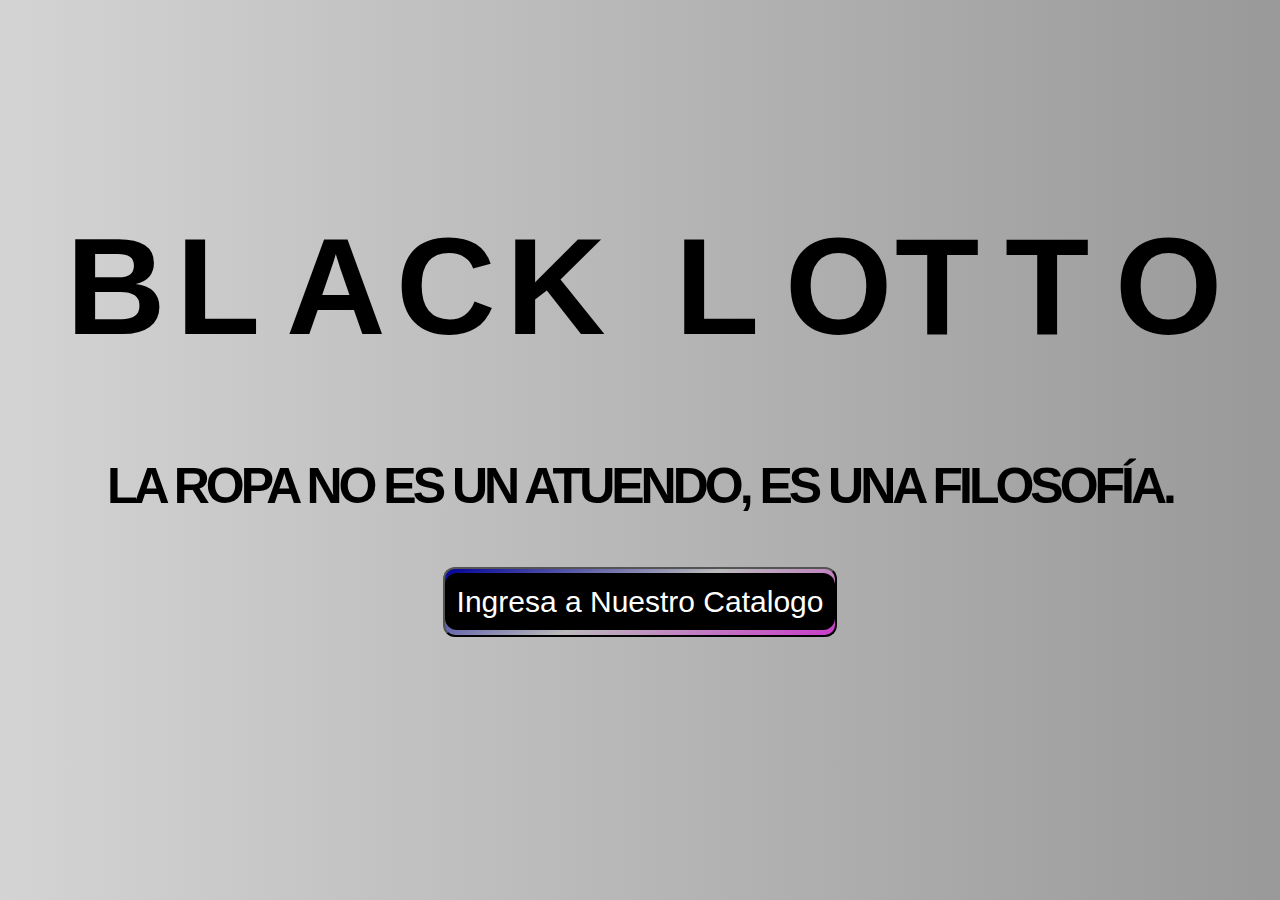
<file: 02-Texto_Animado/index.html>
<!DOCTYPE html>
<html lang="es">
  <head>
    <meta http-equiv="Content-Type" content="text/html;charset=UTF-8">
    <link rel="stylesheet" href="css/styles.css"/>
    <link rel="preconnect" href="https://fonts.googleapis.com">
    <link rel="preconnect" href="https://fonts.gstatic.com" crossorigin>
    <link href="https://fonts.googleapis.com/css2?family=Cabin+Sketch:wght@700&display=swap" rel="stylesheet">
    <link href="https://fonts.googleapis.com/css2?family=Hanalei&display=swap" rel="stylesheet">
    <link href="https://fonts.googleapis.com/css2?family=Bungee+Shade&display=swap" rel="stylesheet">


    <title>Testimonial Grid Section</title>
  </head>
  <body> 
    <div class="container">
      <header class="container_header">
        <h1 class="container_header-titulo">
          <div class="container_titulo1_texto-vertical">
            <div class="container_titulo1-sub-vertical">
              <div class="letra1">B</div>
              <div class="container_titulo1_texto-horizontal">
                <div class="container_titulo1-sub-horizontal">
                  <div class="letra1">B</div>
                  <div class="letra3">B</div>
                  <div class="letra1">B</div>
                </div>
              </div>
              <div class="letra1">B</div>
            </div>
            <div class="container_titulo1-sub-vertical">
              <div class="letra1">L</div>
              <div class="container_titulo1_texto-horizontal">
                <div class="container_titulo1-sub-horizontal">
                  <div class="letra1">L</div>
                  <div class="letra3">L</div>
                  <div class="letra1">L</div>
                </div>
              </div>
              <div class="letra1">L</div>
            </div>
            <div class="container_titulo1-sub-vertical">
              <div class="letra1">A</div>
              <div class="container_titulo1_texto-horizontal">
                <div class="container_titulo1-sub-horizontal">
                  <div class="letra1">A</div>
                  <div class="letra3">A</div>
                  <div class="letra1">A</div>
                </div>
              </div>
              <div class="letra1">A</div>
            </div>
            <div class="container_titulo1-sub-vertical">
              <div class="letra1">C</div>
              <div class="container_titulo1_texto-horizontal">
                <div class="container_titulo1-sub-horizontal">
                  <div class="letra1">C</div>
                  <div class="letra3">C</div>
                  <div class="letra1">C</div>
                </div>
              </div>
              <div class="letra1">C</div>
            </div>
            <div class="container_titulo1-sub-vertical">
              <div class="letra1">K</div>
              <div class="container_titulo1_texto-horizontal">
                <div class="container_titulo1-sub-horizontal">
                  <div class="letra1">K</div>
                  <div class="letra3">K</div>
                  <div class="letra1">K</div>
                </div>
              </div>
              <div class="letra1">K</div>
            </div>
          </div>
        <div class="container_titulo1_texto-vertical">
          <div class="container_titulo2-sub-vertical">
            <div class="letra1">L</div>
            <div class="container_titulo1_texto-horizontal">
              <div class="container_titulo2-sub-horizontal">
                <div class="letra1">L</div>
                <div class="letra3">L</div>
                <div class="letra1">L</div>
              </div>
            </div>
            <div class="letra1">L</div>
          </div>
          <div class="container_titulo2-sub-vertical">
            <div class="letra1">O</div>
            <div class="container_titulo1_texto-horizontal">
              <div class="container_titulo2-sub-horizontal">
                <div class="letra1">O</div>
                <div class="letra3">O</div>
                <div class="letra1">O</div>
              </div>
            </div>
            <div class="letra1">O</div>
          </div>
          <div class="container_titulo2-sub-vertical">
            <div class="letra1">T</div>
            <div class="container_titulo1_texto-horizontal">
              <div class="container_titulo2-sub-horizontal">
                <div class="letra1">T</div>
                <div class="letra3">T</div>
                <div class="letra1">T</div>
              </div>
            </div>
            <div class="letra1">T</div>
          </div>
          <div class="container_titulo2-sub-vertical">
            <div class="letra1">T</div>
            <div class="container_titulo1_texto-horizontal">
              <div class="container_titulo2-sub-horizontal">
                <div class="letra1">T</div>
                <div class="letra3">T</div>
                <div class="letra1">T</div>
              </div>
            </div>
            <div class="letra1">T</div>
          </div>
          <div class="container_titulo2-sub-vertical">
            <div class="letra1">O</div>
            <div class="container_titulo1_texto-horizontal">
              <div class="container_titulo2-sub-horizontal">
                <div class="letra1">O</div>
                <div class="letra3">O</div>
                <div class="letra1">O</div>
              </div>
            </div>
            <div class="letra1">O</div>
          </div>
        </div>
    </h1>
      </header>
      <main class="container_main">
        <h2 class="container_main-titulo">
          La ropa no es un atuendo, es una filosofía.
        </h2>
      </main>
      <footer class="container_footer">
        <button class="container_footer-boton">
          <a class="container_footer-link" href="https://www.facebook.com/DavidAlape0228/">Ingresa a Nuestro Catalogo</a>
        </button>
      </footer>
    </div>
    
  </body>
</html>
</file>
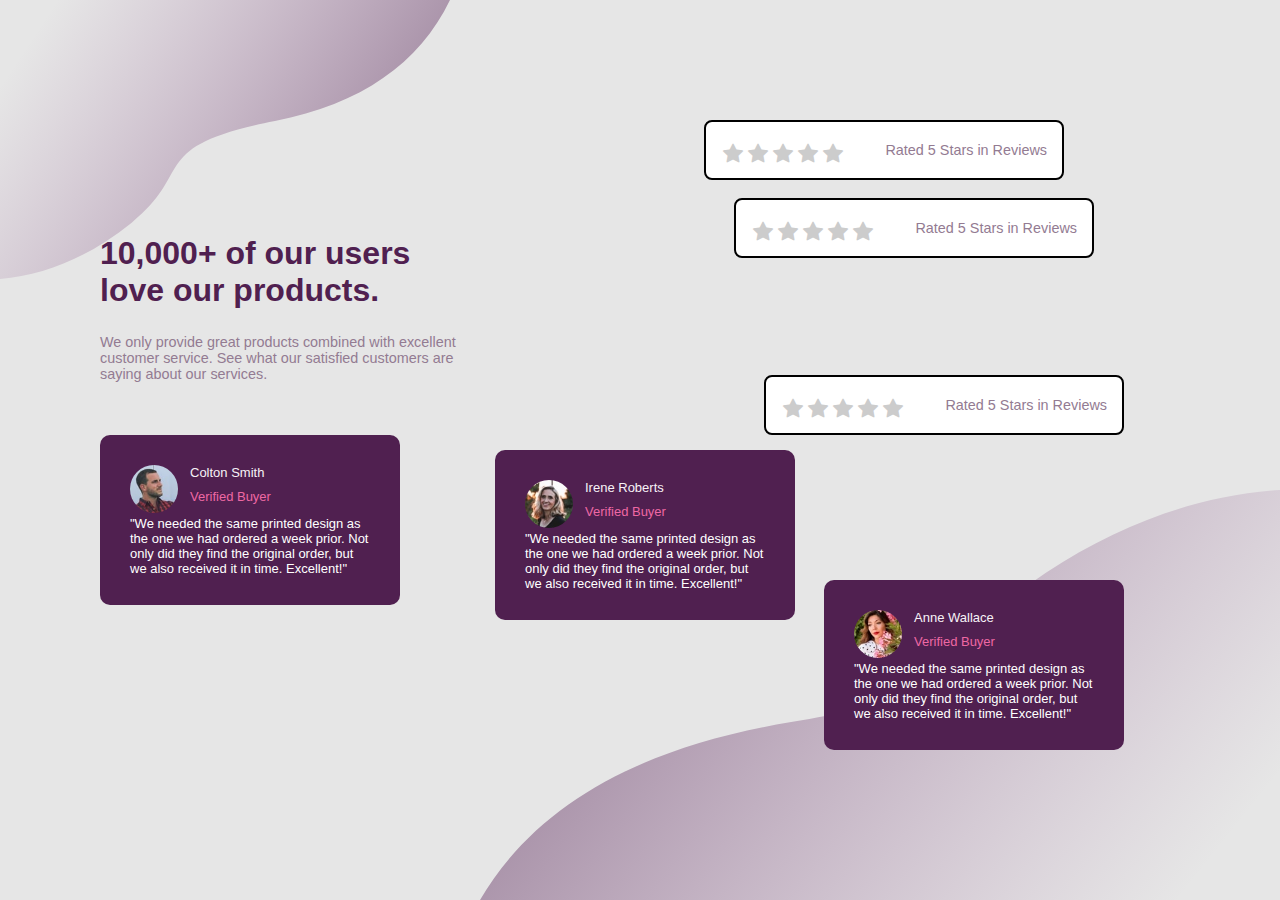
<file: 03-Pagina-Ejemplo2/index.html>
<!DOCTYPE html>
<html lang="en">
  <head>
    <meta charset="UTF-8" />
    <meta name="viewport" content="width=device-width, initial-scale=1.0" />
    <link rel="stylesheet" href="CSS/estilos.css" />
    <!-- Fuente de Letra -->
    <link href="https://fonts.googleapis.com/css2?family=Big+Shoulders+Display:wght@600&display=swap" rel="stylesheet">
    <!-- ICONOS BOOTSTRAP -->
    <link rel="stylesheet" href="https://cdn.jsdelivr.net/npm/bootstrap-icons@1.10.5/font/bootstrap-icons.css">
    <title>Pagina Web</title>
  </head>
  <body>
      <img src="./IMG/bg-pattern-top.svg" alt="" class="img-top">
      <img src="./IMG/bg-pattern-bottom.svg" alt="" class="img-bottom">
    <div class="contenedor">
        <header class="encabezado">
            <div class="conjunto-encabezado">
                <h1 class="conjunto-encabezado-titulo">
                    10,000+ of our users love our products.
                </h1>
                <p class="texto conjunto-encabezado-texto">
                    We only provide great products combined with excellent customer service. See what our satisfied customers are saying about our services.
                </p>
            </div>
            <section class="conjunto-estrellas">
                <div class="estrellas">
                    <i class="bi bi-star-fill estrella00 estrella"></i>
                    <i class="bi bi-star-fill estrella00 estrella"></i>
                    <i class="bi bi-star-fill estrella00 estrella"></i>
                    <i class="bi bi-star-fill estrella00 estrella"></i>
                    <i class="bi bi-star-fill estrella00 estrella"></i>
                    <span class="conjunto-estrellas-letra">
                        Rated 5 Stars in Reviews
                    </span>
                </div>
                <div class="estrellas">
                    <i class="bi bi-star-fill estrella01 estrella"></i>
                    <i class="bi bi-star-fill estrella01 estrella"></i>
                    <i class="bi bi-star-fill estrella01 estrella"></i>
                    <i class="bi bi-star-fill estrella01 estrella"></i>
                    <i class="bi bi-star-fill estrella01 estrella"></i>
                    <span class="conjunto-estrellas-letra">
                        Rated 5 Stars in Reviews
                    </span>
                </div>
                <div class="estrellas">
                    <i class="bi bi-star-fill estrella02 estrella"></i>
                    <i class="bi bi-star-fill estrella02 estrella"></i>
                    <i class="bi bi-star-fill estrella02 estrella"></i>
                    <i class="bi bi-star-fill estrella02 estrella"></i>
                    <i class="bi bi-star-fill estrella02 estrella"></i>
                    <span class="conjunto-estrellas-letra">
                        Rated 5 Stars in Reviews
                    </span>
                </div>
            </section>
        </header>
        <main class="tarjetas">
            <div class="tarjeta tarjeta1">
                <div class="contenedor-tarjeta-img">
                    <img src="./IMG/image-colton.jpg" alt="colton" class="img">
                </div>
                <div class="contenedor-tarjeta-tiulo tarjetas-texto">
                    <p class="tarjetas-titulo">
                        Colton Smith
                    </p>
                    <p class="tarjetas-subtitulo tarjetas-texto">
                         Verified Buyer
                    </p>
                </div>
                <p class="texto tarjetas-texto">
                    "We needed the same printed design as the one we had ordered a week prior. Not only did they find the original order, but we also received it in time. Excellent!"
                </p>
            </div>
            <div class="tarjeta tarjeta2">
                <div class="contenedor-tarjeta-img">
                    <img src="./IMG/image-irene.jpg" alt="colton" class="img">
                </div>
                <div class="contenedor-tarjeta-tiulo tarjetas-texto">
                    <p class="tarjetas-titulo">
                        Irene Roberts
                    </p>
                    <p class="tarjetas-subtitulo">
                         Verified Buyer
                    </p>
                </div>
                <p class="texto tarjetas-texto">
                    "We needed the same printed design as the one we had ordered a week prior. Not only did they find the original order, but we also received it in time. Excellent!"
                </p>
            </div>
            <div class="tarjeta tarjeta3">
                <div class="contenedor-tarjeta-img">
                    <img src="./IMG/image-anne.jpg" alt="colton" class="img">
                </div>                
                <div class="contenedor-tarjeta-tiulo tarjetas-texto">
                    <p class="tarjetas-titulo">
                        Anne Wallace
                    </p>
                    <p class="tarjetas-subtitulo">
                         Verified Buyer
                    </p>
                </div>
                <p class="texto tarjetas-texto">
                    "We needed the same printed design as the one we had ordered a week prior. Not only did they find the original order, but we also received it in time. Excellent!"
                </p>
            </div>
        </main>
    </div>
    <footer>
        <script src="./JS/codigo.js"></script>
    </footer>
  </body>

</html>
</file>
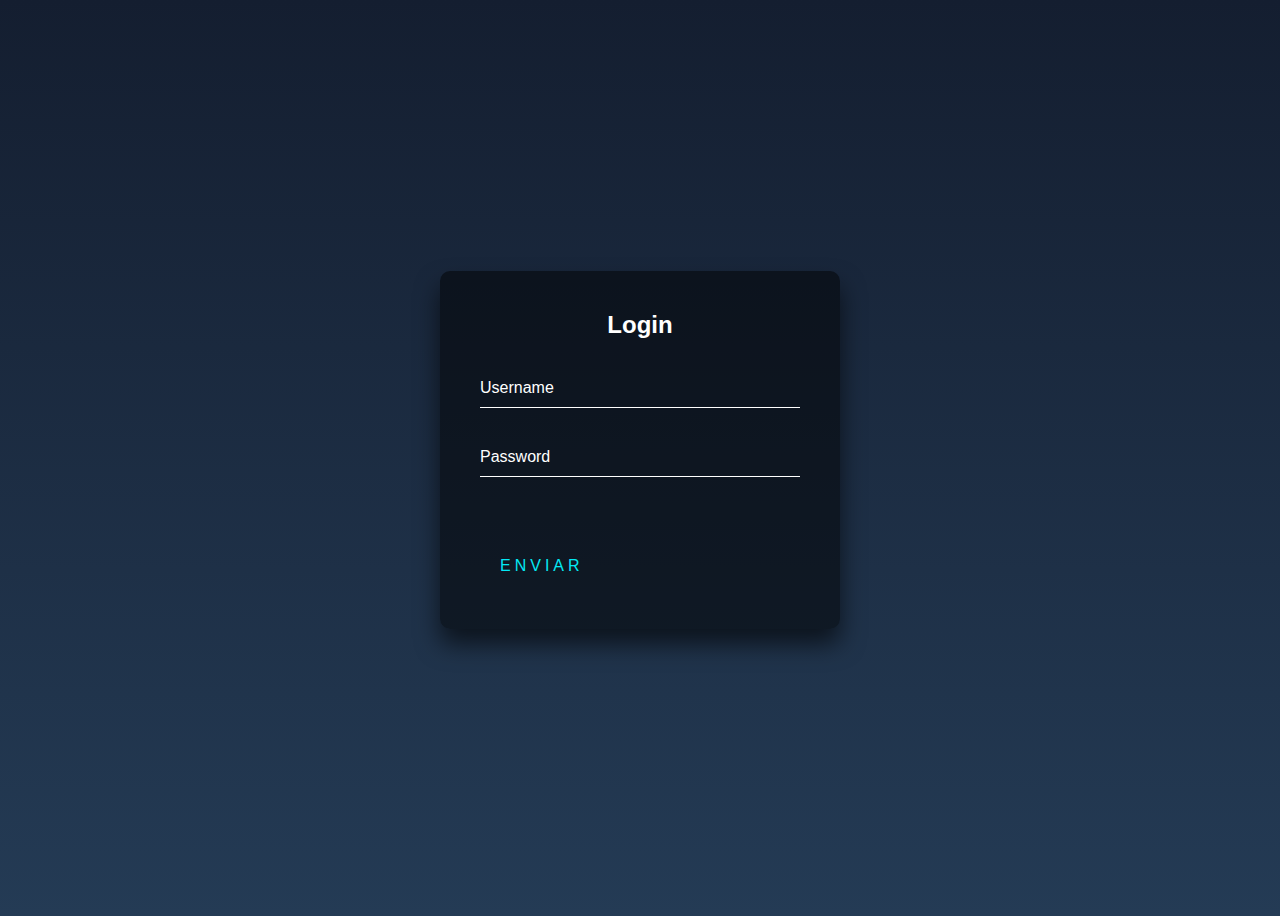
<file: 04-Efecto-Formulario/index.html>
<!DOCTYPE html>
<html lang="en">
<head>
    <meta charset="UTF-8">
    <meta name="viewport" content="width=device-width, initial-scale=1.0">
    <link rel="stylesheet" href="./css/estilos.css">
    <title>Document</title>
</head>
<body>

    <div class="login-box">
        <h2>Login</h2>
        <form>
            <div class="user-box">
                <input class="input" type="text" name="" required="">
                <label>Username</label>      
            </div>
            <div class="user-box">
                <input class="input" type="password" name="" required="">
                <label>Password</label>      
            </div>
            <a href="#">
                Enviar 
                <span></span> 
                <span></span> 
                <span></span> 
                <span></span> 
            </a>
        </form>
    </div>

</body>
</html>
</file>
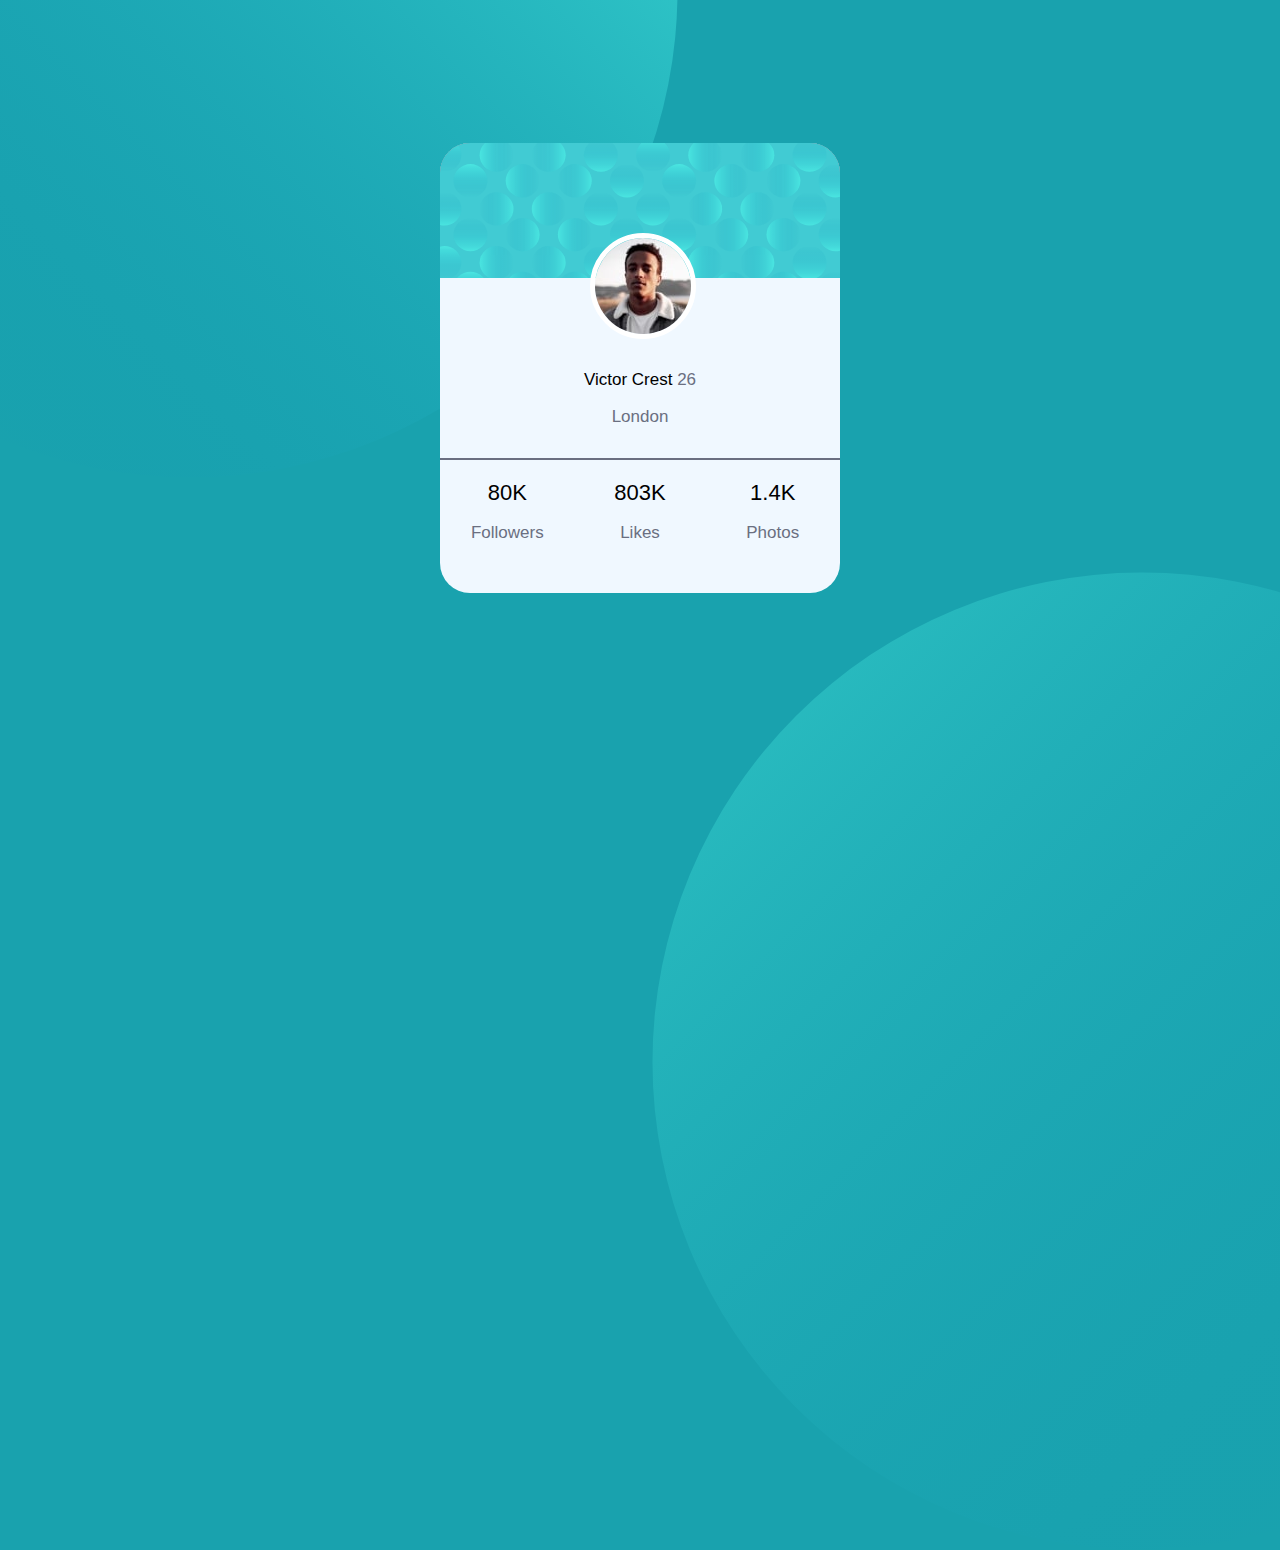
<file: 05-Tarjeta-RedSocial/index.html>
<!DOCTYPE html>
<html lang="es">
<head>
    <meta charset="UTF-8">
    <meta http-equiv="X-UA-Compatible" content="IE=edge">
    <meta name="viewport" content="width=device-width, initial-scale=1.0">
    <link rel="stylesheet" href="./CSS/estilos.css">
    <title>Profile card component</title>
</head>
<body>
    <!-- Recordar que los svg son formato imagen y consumen mucho menos espacio por que es codigo -->
    
    <img src="./Img/top-circle.svg" alt="nose2" class="circulo circulo-superior">
    <img src="./Img/bottom-circle.svg" alt="nose" class="circulo circulo-inferior">

    <div class="tarjeta">
        <div class="tarjeta-cabecera">
            <img src="./Img/card-pattern.svg" alt="relleno" class="imgfondo">
            <img src="./Img/victor.jpg" alt="victor" class="imgvictor">
        </div>
        <div class="tarjeta-contenido">
            <p class="tarjeta-texto">
                Victor Crest 
                <span class="tarjeta-texto tarjeta-texto-gris">26</span>
            </p>
            <p class="tarjeta-texto tarjeta-texto-gris">
                London
            </p>
        </div>
        <div class="tarjeta-piepagina">
            <div class="tarjeta-piepagina-contenedor">
                <p class="tarjeta-texto tarjeta-piepagina-numero">
                    80K
                </p>
                <P class="tarjeta-texto tarjeta-texto-gris">
                    Followers
                </P>
            </div>
            <div class="tarjeta-piepagina-contenedor">
                <p class="tarjeta-texto tarjeta-piepagina-numero">
                    803K
                </p>
                <P class="tarjeta-texto tarjeta-texto-gris">
                    Likes
                </P>
            </div>
            <div class="tarjeta-piepagina-contenedor">
                <p class="tarjeta-texto tarjeta-piepagina-numero">
                    1.4K
                </p>
                <P class="tarjeta-texto tarjeta-texto-gris">
                    Photos
                </P>
            </div>
        </div>
    </div>

</body>
</html>

<!-- Recordar que se puede usar mas de una sola clase para un elemento -->
</file>
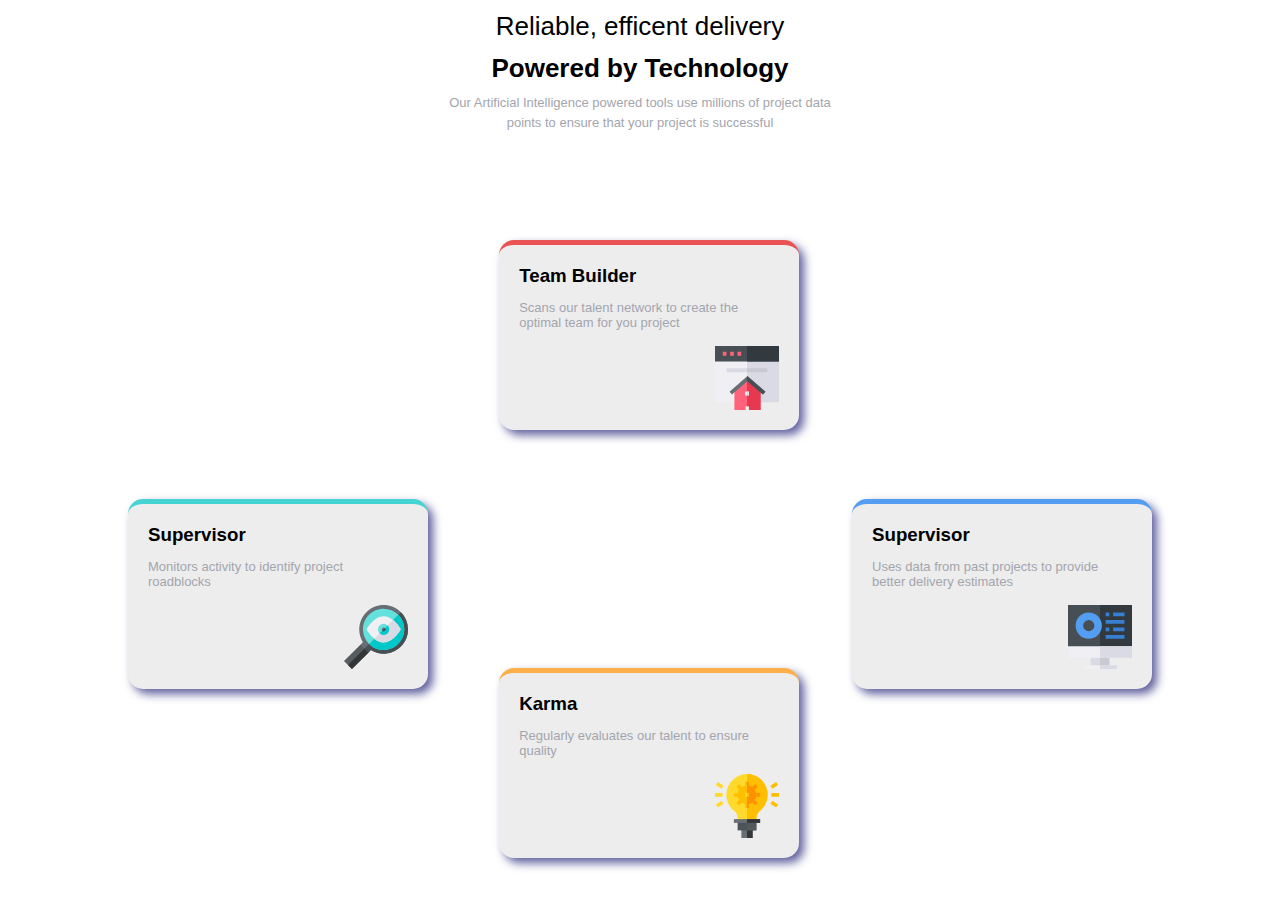
<file: 06-Tarjetas/index.html>
<!DOCTYPE html>
<html lang="en">
<head>
    <meta charset="UTF-8">
    <meta http-equiv="X-UA-Compatible" content="IE=edge">
    <meta name="viewport" content="width=device-width, initial-scale=1.0">
    <link rel="stylesheet" href="CSS/estilos.css">
    <title>Four card feature section</title>
</head>
<body>
    <header class="cabecera">
        <h1 class="titulo titulo1">
            Reliable, efficent delivery
        </h1>
        <h2 class="titulo titulo2">Powered by Technology</h2>
    
        <p class="texto-inicial texto-gris">
            Our Artificial Intelligence powered tools use millions of project data
        </p> 
        <p class="texto-inicial texto-gris">
            points to ensure that your project is successful
        </p>
    </header>
    

    <main class="contenedor">
        <div class="tarjeta tarjeta1">
            <h3 class="tarjeta-titulo">Team Builder</h3>
            <p class="tarjeta-texto texto-gris">
                Scans our talent network to create the optimal team for you project
            </p>
            <img src="./IMG/icon-team-builder.svg" alt="nose" class="img">
        </div>
        <div class="tarjeta tarjeta2">
            <h3 class="tarjeta-titulo">Supervisor</h3>
            <p class="tarjeta-texto texto-gris">
                Monitors activity to identify project roadblocks
            </p>
            <img src="./IMG/icon-supervisor.svg" alt="nose" class="img">
        </div>
        <div class="tarjeta tarjeta3">
            <h3 class="tarjeta-titulo">Supervisor</h3>
            <p class="tarjeta-texto texto-gris">
                Uses data from past projects to provide better delivery estimates
            </p>
            <img src="./IMG/icon-calculator.svg" alt="nose" class="img">
        </div>
        <div class="tarjeta tarjeta4">
            <h3 class="tarjeta-titulo">Karma</h3>
            <p class="tarjeta-texto texto-gris">
                Regularly evaluates our talent to ensure quality
            </p>
            <img src="./IMG/icon-karma.svg" alt="nose" class="img">
        </div>
    </main>

</body>
</html>
</file>
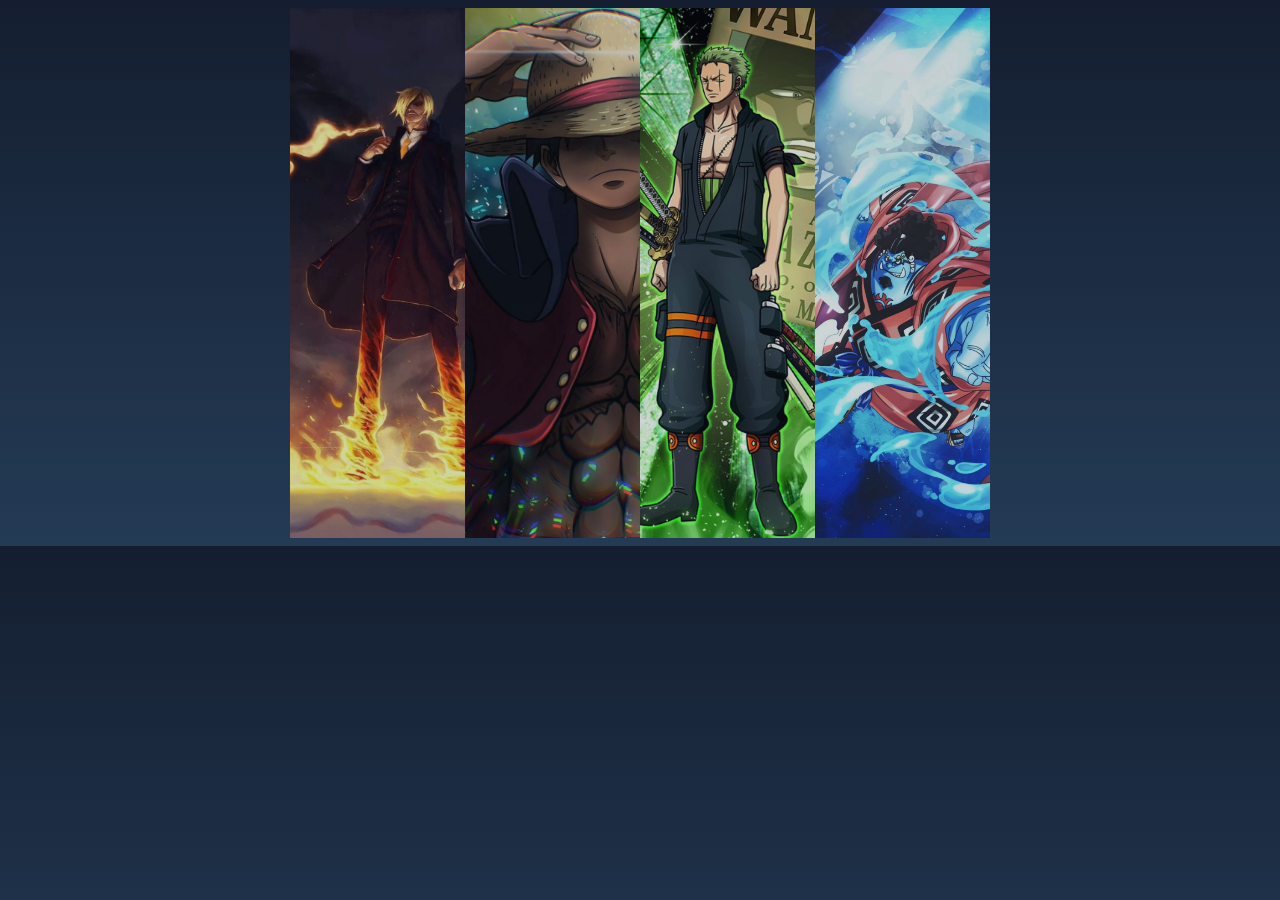
<file: 08-Efecto-Imagen-Seleccionador/index.html>
<!DOCTYPE html>
<html lang="en">
<head>
    <meta charset="UTF-8">
    <meta name="viewport" content="width=device-width, initial-scale=1.0">
    <title>Document</title>
    <link rel="stylesheet" href="./css/estilos.css">
</head>

<body>
    <div class="contenedor">
        <img src="./img/sanji.jpg">
        <img src="./img/luffy.jpg">
        <img src="./img/zoro.jpg">
        <img src="./img/jimbe.jpg">
    </div>
    
</body>
</html>
</file>
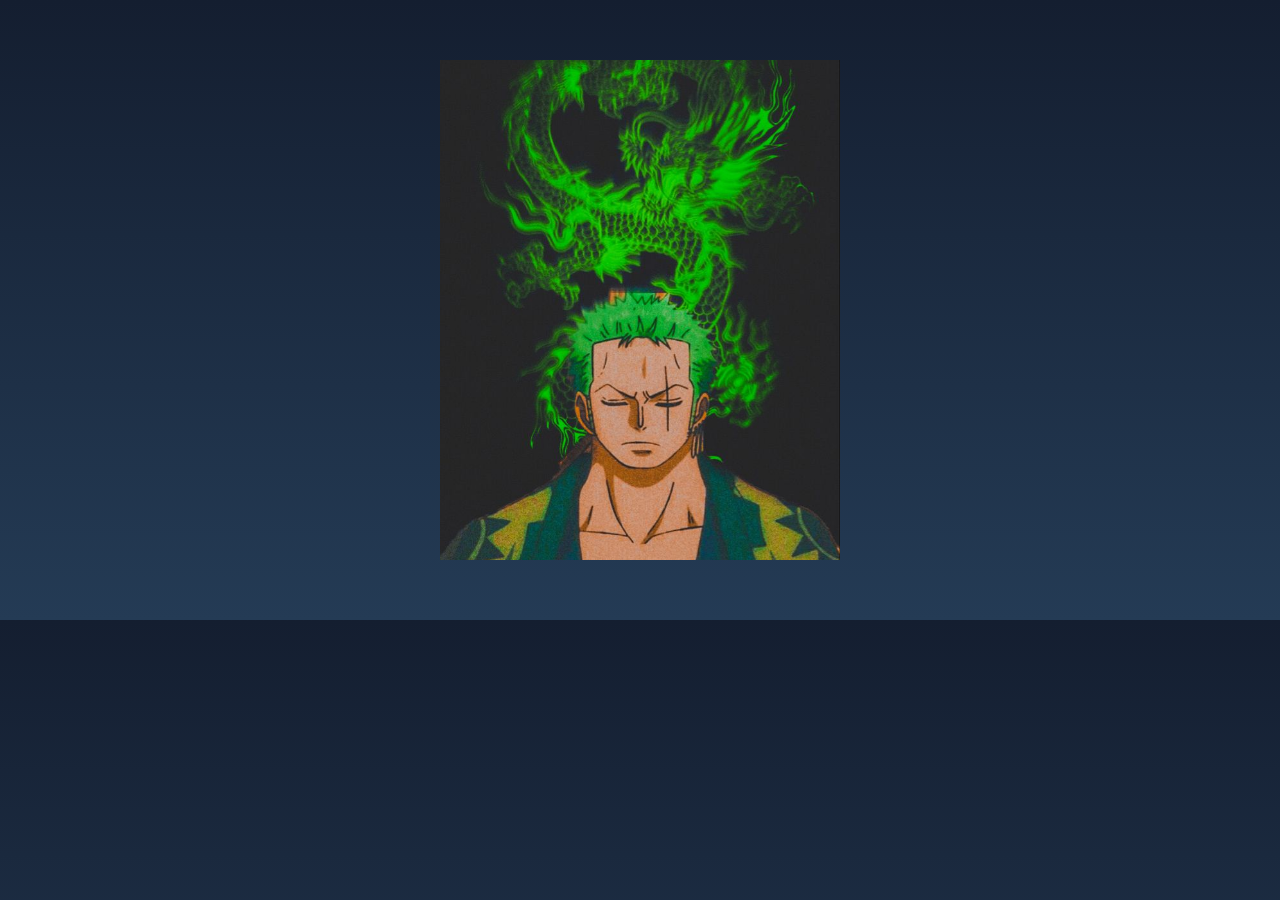
<file: 10-Efecto-Imagen-Informativa/index.html>
<!DOCTYPE html>
<html lang="en">
<head>
    <meta charset="UTF-8">
    <meta name="viewport" content="width=device-width, initial-scale=1.0">
    <title>Document</title>
    <link rel="stylesheet" href="./css/estilos.css">
</head>

<body>
    <div class="contenedor">
        <img src="./img/img.jpg" class="imagen">
    </div>
</body>
</html>
</file>
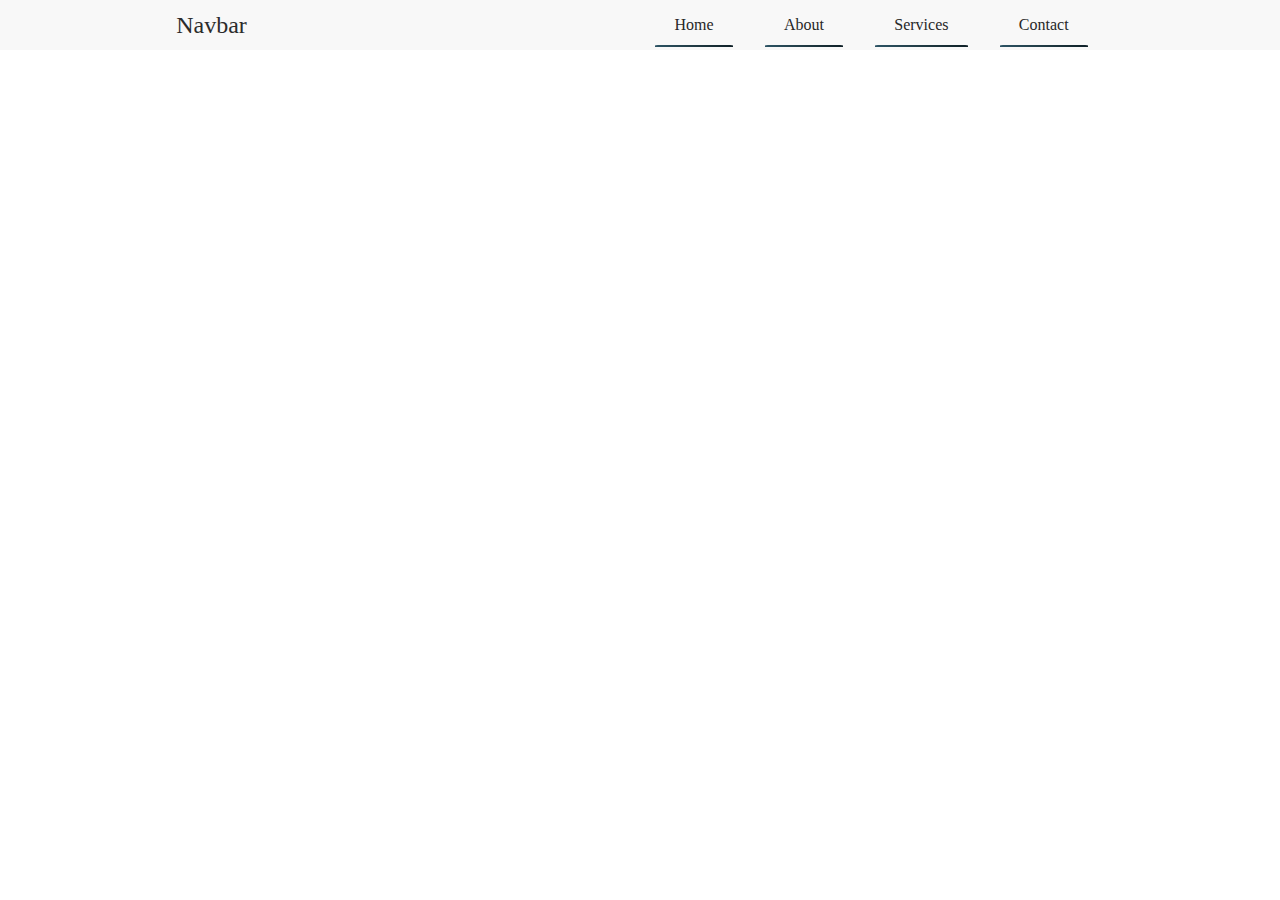
<file: 11-Efecto-Navegador/index.html>
<!DOCTYPE html>
<html lang="en">
<head>
    <meta charset="UTF-8">
    <meta name="viewport" content="width=device-width, initial-scale=1.0">
    <link rel="stylesheet" href="./css/estilos.css">
    <title>Document</title>
</head>
<body>
    <header>
        <p class="logo-titulo">Navbar</p>
        <div class="nav">
            <ol>
                <li><a href="#">Home</a></li>
                <li><a href="#">About</a></li>
                <li><a href="#">Services</a></li>
                <li><a href="#">Contact</a></li>
            </ol>
        </div>
    </header>
</body>
</html>
</file>
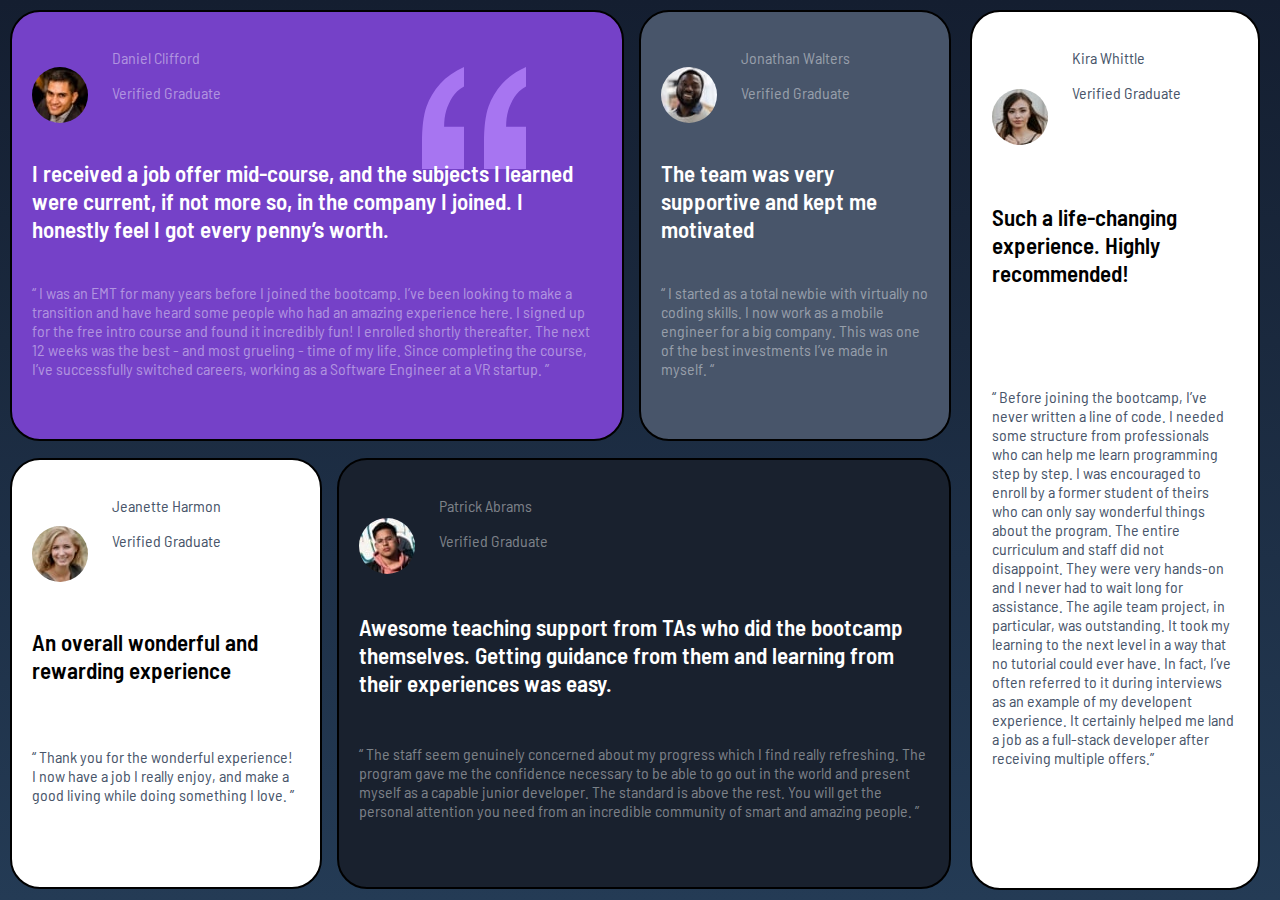
<file: 12-Comentarios/index.html>
<!DOCTYPE html>
<html lang="en">
<head>
    <meta charset="UTF-8">
    <meta http-equiv="X-UA-Compatible" content="IE=edge">
    <meta name="viewport" content="width=device-width, initial-scale=1.0">
    <link rel="stylesheet" href="CSS/estilos.css">
    <link rel="preconnect" href="https://fonts.googleapis.com">
    <link rel="preconnect" href="https://fonts.gstatic.com" crossorigin>
    <link href="https://fonts.googleapis.com/css2?family=Barlow+Semi+Condensed:wght@500&display=swap" rel="stylesheet">
    <link href="https://fonts.googleapis.com/css2?family=Barlow+Semi+Condensed:wght@600&display=swap" rel="stylesheet">
    <title>Grid sin Grid</title>
</head>
<body>
    <section class="contenedor">
        <div class="sub-contenedor01">
            <article class="tarjeta tarjeta-tarjetas1">
                <img src="./IMG/bg-pattern-quotation.svg" alt="" class="detalle">
                <div class="tarjeta-contenedor-img">
                    <img src="./IMG/image-daniel.jpg" alt="daniel" class="perfil">
                </div>
                <div class="tarjeta-contenedor-titulo">
                    <p class="tarjeta-titulo">Daniel Clifford</p>
                    <p class="tarjeta-titulo">Verified Graduate</p>
                </div>
                <div class="tarjeta-contenedor-parrafo1">
                    <p class="tarjeta-parrafo1-letra-mayor texto-blanco ejemplo1">
                        I received a job offer mid-course, and the subjects I learned were current, if not more so, in the company I joined. I honestly feel I got every penny’s worth.
                    </p>
                </div>
                <div class="tarjeta-contenedor-parrafo2">
                    <p class="tarjeta-parrafo2 ejemplo2">
                        “ I was an EMT for many years before I joined the bootcamp. I’ve been looking to make a transition and have heard some people who had an amazing experience here. I signed up for the free intro course and found it incredibly fun! I enrolled shortly thereafter. The next 12 weeks was the best - and most grueling - time of my life. Since completing the course, I’ve successfully switched careers, working as a Software Engineer at a VR startup. ”
                    </p>
                </div>
            </article>
            <article class="tarjeta tarjeta-tarjetas2">
                <div class="tarjeta-contenedor-img">
                    <img src="./IMG/image-jonathan.jpg" alt="jonathan" class="perfil">
                </div>
                <div class="tarjeta-contenedor-titulo">
                    <p class="tarjeta-titulo">Jonathan Walters</p>
                    <p class="tarjeta-titulo">Verified Graduate</p>
                </div>
                <div class="tarjeta-contenedor-parrafo1">
                    <p class="tarjeta-parrafo1-letra-mayor texto-blanco">
                        The team was very supportive and kept me motivated
                    </p>
                </div>
                <div class="tarjeta-contenedor-parrafo2">
                    <p class="tarjeta-parrafo2">
                        “ I started as a total newbie with virtually no coding skills. I now work as a mobile engineer for a big company. This was one of the best investments I’ve made in myself. “
                    </p>
                </div>
            </article>
            <article class="tarjeta tarjeta-tarjetas3">
                <div class="tarjeta-contenedor-img">
                    <img src="./IMG/image-jeanette.jpg" alt="jeanette" class="perfil">
                </div>
                <div class="tarjeta-contenedor-titulo">
                    <p class="tarjeta-titulo texto-gris">Jeanette Harmon</p>
                    <p class="tarjeta-titulo texto-gris">Verified Graduate</p>
                </div>
                <div class="tarjeta-contenedor-parrafo1">
                    <p class="tarjeta-parrafo1-letra-mayor texto-negro">
                        An overall wonderful and rewarding experience
                    </p>
                </div>
                <div class="tarjeta-contenedor-parrafo2">
                    <p class="tarjeta-parrafo2 texto-gris">
                        “ Thank you for the wonderful experience! I now have a job I really enjoy, and make a good living while doing something I love. ”
                    </p>
                </div>
            </article>
            <article class="tarjeta tarjeta-tarjetas4">
                <div class="tarjeta-contenedor-img">
                    <img src="./IMG/image-patrick.jpg" alt="patrick" class="perfil">
                </div>
                <div class="tarjeta-contenedor-titulo">
                    <p class="tarjeta-titulo">Patrick Abrams</p>
                    <p class="tarjeta-titulo">Verified Graduate</p>
                </div>
                <div class="tarjeta-contenedor-parrafo1">
                    <p class="tarjeta-parrafo1-letra-mayor texto-blanco">
                        Awesome teaching support from TAs who did the bootcamp themselves. Getting guidance from them and learning from their experiences was easy.
                    </p>
                </div>
                <div class="tarjeta-contenedor-parrafo2">
                    <p class="tarjeta-parrafo2">
                        “ The staff seem genuinely concerned about my progress which I find really refreshing. The program gave me the confidence necessary to be able to go out in the world and present myself as a capable junior developer. The standard is above the rest. You will get the personal attention you need from an incredible community of smart and amazing people. ”
                    </p>
                </div>
            </article>
        </div>
        <div  class="sub-contenedor02">
            <article class="tarjeta tarjeta-tarjetas5">
                <div class="tarjeta-contenedor-img">
                    <img src="./IMG/image-kira.jpg" alt="kira" class="perfil">
                </div>
                <div class="tarjeta-contenedor-titulo">
                    <p class="tarjeta-titulo texto-gris">Kira Whittle</p>
                    <p class="tarjeta-titulo texto-gris">Verified Graduate</p>
                </div>
                <div class="tarjeta-contenedor-parrafo1">
                    <p class="tarjeta-parrafo1-letra-mayor texto-negro">
                        Such a life-changing experience. Highly recommended!
                    </p>
                </div>
                <div class="tarjeta-contenedor-parrafo2">
                    <p class="texto-gris">
                        “ Before joining the bootcamp, I’ve never written a line of code. I needed some structure from professionals who can help me learn programming step by step. I was encouraged to enroll by a former student of theirs who can only say wonderful things about the program. The entire curriculum and staff did not disappoint. They were very hands-on and I never had to wait long for assistance. The agile team project, in particular, was outstanding. It took my learning to the next level in a way that no tutorial could ever have. In fact, I’ve often referred to it during interviews as an example of my developent experience. It certainly helped me land a job as a full-stack developer after receiving multiple offers.”
                    </p>
                </div>
            </article>
        </div>
    </section>
</body>
</html>
</file>
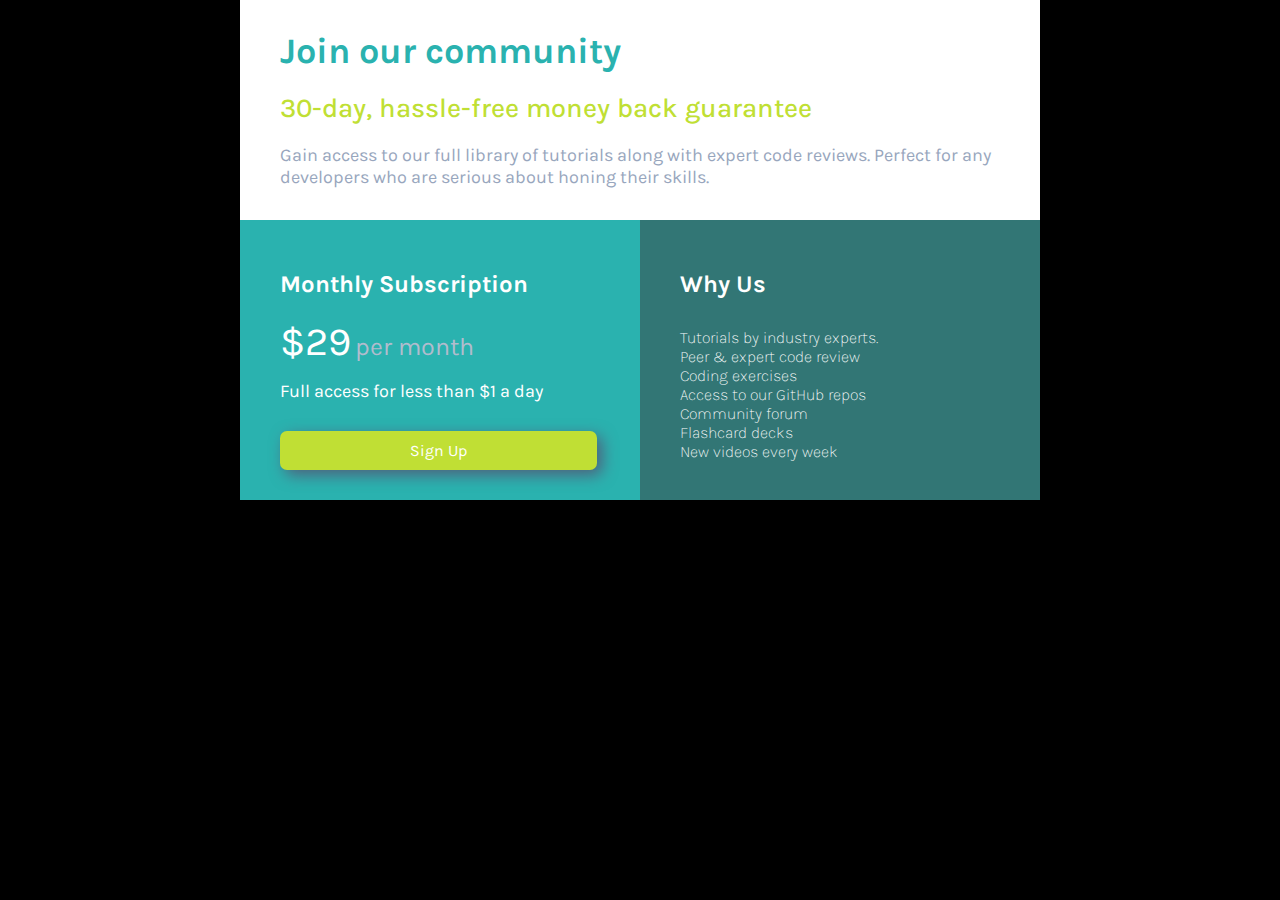
<file: 13-Informacion_Pagos/index.html>
<!DOCTYPE html>
<html lang="en">
  <head>
    <meta charset="UTF-8" />
    <meta name="viewport" content="width=device-width, initial-scale=1.0" />
    <link rel="stylesheet" href="CSS/estilos.css" />
    <link href="https://fonts.googleapis.com/css2?family=Karla:wght@200&display=swap" rel="stylesheet">
    <link href="https://fonts.googleapis.com/css2?family=Karla:ital,wght@0,400;1,300&display=swap" rel="stylesheet">
    <title>Ejercicio 4</title>
  </head>
  <body>
    <div class="tarjeta">
        <div class="tarjeta1">
            <h1 class="tarjeta1-titulo1 letra">
                Join our community
            </h1>
            <h2 class="tarjeta1-titulo2 letra">
                30-day, hassle-free money back guarantee
            </h2>
            <p class="tarjeta1-texto letra">
                Gain access to our full library of tutorials along with expert code reviews. Perfect for any developers who are serious about honing their skills.
            </p>
        </div>
        <div class="tarjeta2">
            <h2 class="tarjeta2-titulo letra">
                Monthly Subscription
            </h2>
            <p class="tarjeta2-texto">
                <span class="tarjeta2-precio1 letra">$29</span>
                <span class="tarjeta2-texto1 letra">per month</span>
            </p>
            <p class="tarjeta2-texto2 letra">
                Full access for less than $1 a day
            </p>
            <a href="#" class="tarjeta2-enlace letra">Sign Up</a>
        </div>
        <div class="tarjeta3">
            <h2 class="tarjeta3-titulo letra">
                Why Us
            </h2>
            <p class="tarjeta3-texto letra">Tutorials by industry experts.</p> 
            <p class="tarjeta3-texto letra">Peer & expert code review</p> 
            <p class="tarjeta3-texto letra">Coding exercises</p> 
            <p class="tarjeta3-texto letra">Access to our GitHub repos</p> 
            <p class="tarjeta3-texto letra">Community forum</p> 
            <p class="tarjeta3-texto letra">Flashcard decks</p> 
            <p class="tarjeta3-texto letra">New videos every week</p> 
        </div>
    </div>
    
  </body>
</html>
</file>
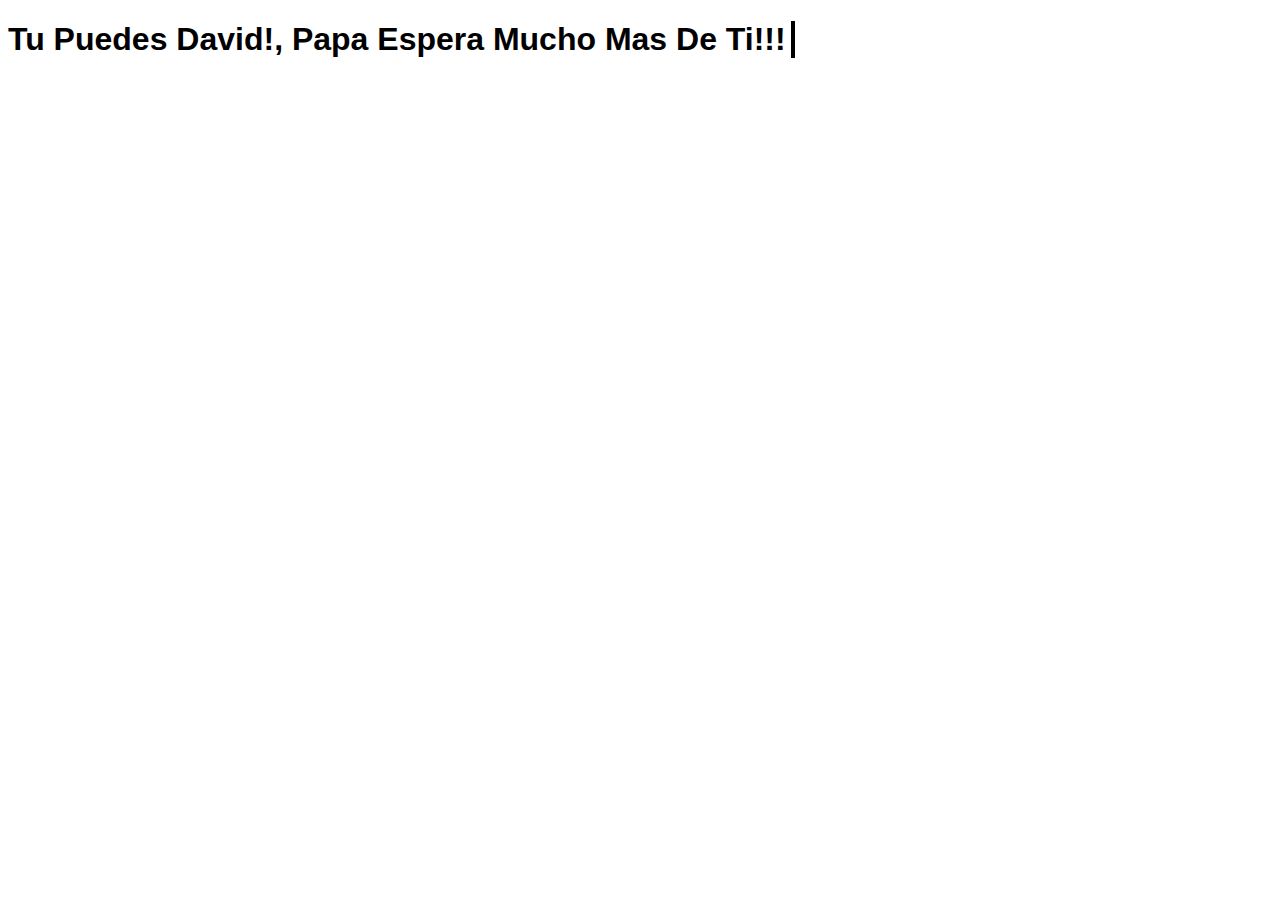
<file: 14-Efecto-MaquinaEscribir-Sin_JS/index.html>
<!DOCTYPE html>
<html lang="en">
<head>
    <meta charset="UTF-8">
    <meta name="viewport" content="width=device-width, initial-scale=1.0">
    <link rel="stylesheet" href="./css/estilos.css">
    <title>Document</title>
</head>
<body>

    <h1>Tu Puedes David!, Papa Espera Mucho Mas De Ti!!!</h1>

</body>
</html>
</file>
<file: 02-Texto_Animado/css/styles.css>
body{
  margin: 0;
  /* background: linear-gradient(#fff,hwb(0 55% 45% / 0.377)); */
  background-image: linear-gradient(90deg,hwb(0 55% 45% / 0.377),#999);
}

.letra1{
  font-family: 'Cabin Sketch', cursive;
  font-size: 144px;
}
.letra3{
  font-family: sans-serif;
  font-size: 138px;

}

.container{
  width: 100vw;
  height: 100vh;
  display: flex;
  flex-wrap: wrap;
}

h1{
  margin: 0;
}
/* /////////////////////////////////////// Dimensiones Pagina 1/////////////////////////////////////// */
.container_header{
  width: 100vw;
  height: 45vh;
}


/* //////////////////////////////////////// Header //////////////////////////////////////// */

.container_header-titulo{
  width: 100%;
  height: 100%;
  display: flex;
  flex-wrap: wrap;
  align-content: flex-end;
  justify-content: space-evenly;
}
/* //////////////////////////////////////// TITULO 1 //////////////////////////////////////// */
.container_titulo1_texto-vertical{
  min-width: 550px;
  height: 50%;
  display: flex;
  overflow: hidden;
}
.container_titulo1-sub-vertical{
  height: 100%;
  transform: translateY(-165px);
}

.container_titulo1_texto-horizontal{
  width: 110px;
  overflow: hidden;
}
.container_titulo1-sub-horizontal{
  display: flex;
  transform: translateX(-134px);
}
.container_titulo1-sub-horizontal div{
  min-width: 110px;
  margin: 0 10px;
}
/* /////////////////////////////////////// Animaciones Titulo 1 /////////////////////////////////////// */
.container_titulo1-sub-vertical:nth-child(1){
  animation: bajar1;
  /* animation-duration: 1s; */
  animation-timing-function:step-start;
  animation-delay: 1s;
}
.container_titulo1-sub-vertical:nth-child(2) .container_titulo1-sub-horizontal{
  animation: izquierda_derecha1 1.5s infinite;
  animation-delay: 2s;
}
.container_titulo1-sub-vertical:nth-child(3){
  animation: subir1 1s infinite;
  animation-delay: 3s;
  animation-timing-function:step-end;

}
.container_titulo1-sub-vertical:nth-child(4) .container_titulo1-sub-horizontal{
  animation: derecha_izquierda1 1.5s infinite;
  animation-delay: 2s;
}
.container_titulo1-sub-vertical:nth-child(5){
  animation: bajar1 1s infinite;
  animation-delay: 1s;
  animation-timing-function:step-end;
}
@keyframes bajar1 {
  100%{
    transform: translateY(-0px);
  }
}
@keyframes subir1 {
  100%{
    transform: translateY(-340px);
  }
}
@keyframes izquierda_derecha1 {
  100%{
    transform: translateX(-5px);
  }
}
@keyframes derecha_izquierda1 {
  100%{
    transform: translateX(-260px);
  }
}
.container_titulo1-sub-vertical:nth-child(1):hover{animation: none;}
.container_titulo1-sub-vertical:nth-child(2) .container_titulo1-sub-horizontal:hover{animation: none;}
.container_titulo1-sub-vertical:nth-child(3):hover{animation: none;}
.container_titulo1-sub-vertical:nth-child(4) .container_titulo1-sub-horizontal:hover{animation: none;}
.container_titulo1-sub-vertical:nth-child(5):hover{animation: none;}

/* //////////////////////////////////////// TITULO 2 //////////////////////////////////////// */
.container_titulo2-sub-vertical{
  height: 100%;
  transform: translateY(-165px);
}
.container_titulo2-sub-horizontal{
  display: flex;
  transform: translateX(-135px);
  width: 110px;
}
.container_titulo2-sub-horizontal div{
  min-width: 110px;
  margin: 0 10px;
}
/* /////////////////////////////////////// Animaciones Titulo 1 /////////////////////////////////////// */
.container_titulo2-sub-vertical:nth-child(1){
  animation: subir2 1.5s infinite;
  animation-delay: 3s;
}
.container_titulo2-sub-vertical:nth-child(2) .container_titulo2-sub-horizontal{
  animation: derecha_izquierda2;
  /* animation-duration: 1s; */
  animation-timing-function:step-start;
  animation-delay: 3s;
}
.container_titulo2-sub-vertical:nth-child(3){
  animation: bajar2 1.5s infinite;
  animation-delay: 3s;
}
.container_titulo2-sub-vertical:nth-child(4) .container_titulo2-sub-horizontal{
  animation: izquierda_derecha2;
  /* animation-duration: 1s; */
  animation-timing-function:step-start;
  animation-delay: 3s;
}
.container_titulo2-sub-vertical:nth-child(5){
  animation: subir2 1.5s infinite;
  animation-delay: 3s;
}
@keyframes bajar2 {
  100%{
    transform: translateY(-0px);
  }
}
@keyframes subir2 {
  100%{
    transform: translateY(-340px);
  }
}
@keyframes izquierda_derecha2 {
  100%{
    transform: translateX(-0px);
  }
}
@keyframes derecha_izquierda2 {
  100%{
    transform: translateX(-265px);
  }
}
.container_titulo2-sub-vertical:nth-child(1):hover{animation: none;}
.container_titulo2-sub-vertical:nth-child(2) .container_titulo2-sub-horizontal:hover{animation: none;}
.container_titulo2-sub-vertical:nth-child(3):hover{animation: none;}
.container_titulo2-sub-vertical:nth-child(4) .container_titulo2-sub-horizontal:hover{animation: none;}
.container_titulo2-sub-vertical:nth-child(5):hover{animation: none;}

/* //////////////////////////////////////// Main //////////////////////////////////////// */

.container_main{
  width: 100vw;
  height: 18vh;
  display: flex;
  justify-content: center;
  align-items: center;

}

.container_main-titulo{
  min-width: 400px;
  font-size: 50px;
  text-align: center;
  letter-spacing: -4px;
  font-family: 'DrawnBody', Arial, Helvetica, sans-serif;
  text-transform: uppercase;
}


.container_footer{
  width: 100vw;
  height: 37vh;
  /* background-color:lightcoral; */
  display: flex;
  justify-content: center;
  align-items:flex-start;
}

/* .container_footer-link{
  background-color: #000;
  color: white;
  padding: 20px;
  border-radius: 30px;
  margin-bottom: 150px;
  text-decoration: none;
  font-size: 30px;
  outline: 2px solid #fff;
  outline-offset: -5px;
}

.container_footer-link:active{
  padding: 17px;
  font-size: 27px;
  background-color: #333;
  color: #fff;
  outline: 2px solid #fff;
  outline-offset: -5px;
} */

.container_footer-boton{
  /* box-sizing: border-box; */
  padding: 0px;
  font-size: 30px;
  border-radius: 12px;
  background: linear-gradient(158deg,#009,#bbb,#c93ac9);
  height: 70px;
}

.container_footer-boton a {
  background-color: #000;
  color: #fff;
  text-decoration: none;
  border-radius: 12px;
  padding: 12px;
}

.container_footer-boton:hover a {
  background-color: unset;
  color: #000;
}
</file>
<file: 03-Pagina-Ejemplo2/CSS/estilos.css>
/*
Colores
  dark-purple: hsl(300, 43%, 22%)
  pink:hsl(333, 80%, 67%) en verified
  purple: hsl(303, 10%, 53%)
  soft-white: hsl(300, 24%, 96%)
  background-color: hsl(0, 0%, 90%);

Fuente de la página
  https://fonts.google.com/specimen/Karla
  Estilos 200 y 400
*/
*{
    padding: 0;
    margin: 0;
    box-sizing: border-box;
}

body{
    background-color: hsl(0, 0%, 90%);
    color: #fff;
    height: 100vh;
    width: 100%;
    position: absolute;
    font-family: 'Karla', sans-serif;
    font-size: 0.9rem;
}
.img-top{
    position: absolute;
    top: 0;
    left: 0;
    width: 450px;
}
.img-bottom{
    position: absolute;
    bottom: 0;
    right: 0;
    width: 800px;
    height: 410px;
}

.contenedor{
    width: 80%;
    height: 70vh;
    position: relative;
    margin: 120px 0 50px 100px;
}

/* ////////////////////////////////////// Encabezado ////////////////////////////////////// */
.encabezado{
    width: 100%;
    height: 50%;
    position: relative;
}
.conjunto-encabezado{
    width: 380px;
    height: 200px;
    position: absolute;
    bottom: 0;
    left: 0;
}
.conjunto-encabezado-titulo{
    font-size: 2.0rem;
    color: hsl(300, 43%, 22%);
}
.conjunto-encabezado-texto{
    color: hsl(303, 10%, 53%);
    margin: 25px 0;
}

/* ///////////////////////////////////////////////////////////////////////////////////////////////////////// */
.conjunto-estrellas{
    width: 420px;
    height: 100%;
    position: absolute;
    top: 0;
    right: 0;
}
.estrellas{
    background-color: white;
    height: 60px;
    width: 360px;
    border-radius: 8px;
    position: absolute;
    padding: 12px 12px;
    border: 2px solid black;
    display: flex;
    align-items: center;
}
.estrellas:nth-child(2){
    top: 78px;
    left: 30px;
}
.estrellas:nth-child(3){
    bottom: 0px;
    left: 60px;
}

.estrella{
    color: #ccc;
    /* color: #000; */
    font-size: 20px;
    margin: 0 5px;
    cursor: pointer;
    transition: color .3s;
}

.estrella:hover, .estrella.checked{
    color: gold;
}


.conjunto-estrellas-letra{
    margin: 0 15px;
    color: hsl(303, 10%, 53%);
}
.estrellas span{
    position: absolute;
    right: 0px;
}
.estrella{
    height: 15px;
    width: 15px;
}

/* ////////////////////////////////////// Encabezado ////////////////////////////////////// */

.tarjetas{
    width: 100%;
    height: 50%;
    position: absolute;
}

.tarjeta{
    background-color: hsl(300, 43%, 22%);
    width: 300px;
    height: 170px;
    position: absolute;
    border-radius: 10px;
    padding: 30px;
}
.tarjeta:hover{
    width: 320px;
    height: 190px;
}

.tarjeta1{
    top: 0;
    left: 0;
}
.tarjeta2{
    top: 15px;
    left: 395px;
}
.tarjeta3{
    bottom: 0;
    right: 0;
}
.contenedor-tarjeta-img{
    width: 20%;
    position: relative;
}
.img{
    border-radius: 50%;
    width: 100%;
}

.contenedor-tarjeta-tiulo{
    left: 90px;
    top: 30px;
    position: absolute;
}
.tarjetas-titulo{
    color: hsl(300, 24%, 96%);
}
.tarjetas-subtitulo{
    color: hsl(333, 80%, 67%);
    margin-top: 9px;

}
.tarjetas-texto{
    font-size: 13px;
}
</file>
<file: 04-Efecto-Formulario/css/estilos.css>
body{
    height: 100vh;
    font-family: sans-serif;
    background: linear-gradient(#141e30,#243b55);
}

:root{
    --color-texto: #fff;
    --color-texto-efecto :#03e9f4;
}

.login-box{
    position: absolute;
    top: 50%;
    left: 50%;
    width: 400px;
    padding: 40px;
    transform: translate(-50%, -50%);
    background: rgba(0, 0, 0, .5);
    box-sizing: border-box;
    box-shadow: 0 15px 25px rgba(0, 0, 0, .6);
    border-radius: 10px;
}
/* 
///////////////////////////////// Efectos sobre el contenedor /////////////////////////////////
    1- Se decide poner el contenedor en absolute para jugar con las demas propiedades en relative
    2- con top y lef se acomoda en la mitad
    3- con transform ubicamos el elemento mas al centro
    4- con box-shadow le aplicamos sombra
*/


.login-box h2 {
    margin: 0 0 30px;
    padding: 0;
    color: var(--color-texto);
    text-align: center;
}
/* 
///////////////////////////////// Efectos sobre el titulo /////////////////////////////////
    1- solo se aplica margen se centra y se coloca de color blanco
    2- tener en cuenta que se aplica estilos de manera en que el sistema busca todas las clases que tengan como nombre .login-box pero solo se dara efecto a los h2 
*/


.login-box .user-box {
    position: relative;
} 
/* 
///////////////////////////////// Efectos sobre los divs /////////////////////////////////
    1- Se aplica efecto position relative esto con el fin de darle estilos a los label de usarname y password para que de esta manera al aplicarles un lefy se posiciones ligeramente encima y a la izquierda de los inputs, con esto se consigue el efecto de label encima de los inputs para luego dar estilos
*/


.login-box .user-box input {
    width: 100%;
    padding: 10px 0;
    font-size: 16px;
    color: var(--color-texto);
    margin-bottom: 30px;
    border: none;
    border-bottom: 1px solid var(--color-texto);
    outline: none;
    background: transparent;
}
/* 
///////////////////////////////// Efectos sobre los inputs /////////////////////////////////
    1- se establece el ancho de 100% para que al tomar el borde inferior se pueda apreciar mejor
    2- se incrementa el padding esto con el fin de ver el input mas alto
    3- color blanco al texto que ira dentro de los inputs e incremento de tamaño de la fuente
    4- se elimina los bordes que cuenta el input y luego se agrega el borde inferior
    5- Finalmente se elimina el outline que aparece al seleccionar el input y se pone transparente para un mejor efeto
    6- tener en cuenta que se aplica estilos a los inputs de manera en que el sistema busca todas las clases que tengan como nombre .login-box y luego busca los de .user-box y finalmente solo se dara efecto a los inputs
*/


.login-box .user-box label {
    position: absolute;
    top: 0;
    left: 0;
    padding: 10px 0;
    font-size: 16px;
    color: var(--color-texto);
    /* pointer-events: none; */
    transition: .5s;
}
/* 
///////////////////////////////// Efectos sobre los label /////////////////////////////////
    1- se aplica absolute con el fin de poder mover el label a la izquierda y un poco mas arriba de los inputs
    2- simplemente se colocan sobre color blanco se expande un poco el padding y ka fuente
    3- con transform ubicamos el elemento mas al centro
    4- con box-shadow le aplicamos sombra
    5- tener en cuenta que se aplica estilos a los inputs de manera en que el sistema busca todas las clases que tengan como nombre .login-box y luego busca los de .user-box y finalmente solo se dara efecto a los inputs
*/


 .login-box .user-box input:focus ~  label{
    top: -20px;
    left: 0;
    color: var(--color-texto-efecto);
    font-size: 12px;
}
/* 
///////////////////////////////// Efectos focus sobre los label /////////////////////////////////
    1-  Recordar que los efectos focus se usa mas que todo sobre los inputs donde se da mas funcionalidad
    2- el sistema buscara entre .login-box .user-box los inputs para finalmente dar efecto a los label de la misma ruta
    3- como el efecto se dara a los label indicamos que se desplace un poco hacia arriba y se pongan un poco mas pequeño con distinto color para dar el efecto de que se ponen arriba mas pequeño indicando espacio para escribir
*/


.login-box form a {
    position: relative;
    display: inline-block;
    padding: 10px 20px;
    color: var(--color-texto-efecto);
    font-size: 16px;
    text-decoration: none;
    text-transform: uppercase;
    overflow: hidden;
    transition: .5s;
    margin-top: 40px;
    letter-spacing: 4px;
}
/* 
///////////////////////////////// Efectos sobre la etiqueta a /////////////////////////////////
    1- Se da tamaño color y se posiciona de manera relative  
    2- recordar que se usa text-decoration: none; para eliminar los efectos de link y no se vea subrayado
    3- recordar que se usa text-transform: uppercase; para poner todo en mayuscula
    4- se pone margen y espacio entre las letras
*/


.login-box a:hover {
    background: var(--color-texto-efecto);
    color: var(--color-texto);
    border-radius: 5px;
    box-shadow: 0 0 5px var(--color-texto-efecto),
                0 0 15px var(--color-texto-efecto),
                0 0 30px var(--color-texto-efecto),
                0 0 60px var(--color-texto-efecto);
}
/* 
///////////////////////////////// Efectos hover sobre la etiqueta a /////////////////////////////////
    1- color de fondo  
    2- Color de texto
    3- borde
    4- sombrado
*/


/* //////////////////////////////// Efectos sobre el boton usando span //////////////////////////////// */
.login-box a span {
    position: absolute;
    display: block;
}
/* 
    1- todos los span de position absolute y display block  
*/


.login-box a span:nth-child(1) {
    top: 0;
    left: -100%;
    width: 100%;
    height: 2px;
    background: linear-gradient(90deg, transparent, var(--color-texto-efecto));
    animation: boton-animado1 1s linear infinite;
}
@keyframes boton-animado1 {
    0%{
        left: -100%;
    }
    50%,100%{
        left: 100%;
    }
}
/* 
//////////////////////////////// Efectos primer linea superior del boton ////////////////////////////////
    1- Se usa el span como un bloque para transformarlo despues en una linea delgada de 2px de alto pero de todo el ancho del boton,  
    2- se da como fuente de color a esta linea medio transparente y medio del color deseado esto con el fin de darle el efecto de trayectoria
    3- se posiciona totalmente en la parte superior por que seria la linea que le dara efecto superior
    4- y se posiciona totalmente a la izquierda 100% para ocultarlo y al usar la animacion empiece desde lo oculto -100% hasta lo totalmente visible 
    5- recordar que la propiedad linear en las animaciones le dan un toque mas de lentitud e las transiciones
*/


.login-box a span:nth-child(2) {
    top: -100%;
    right: 0;
    width: 2px;
    height: 100%;
    background: linear-gradient(180deg, transparent, var(--color-texto-efecto));
    animation: boton-animado2 1s linear infinite;
}
@keyframes boton-animado2 {
    0%{
        top: -100%;
    }
    50%,100%{
        top: 100%;
    }
}


.login-box a span:nth-child(3) {
    right: -100%;
    bottom: 0;
    width: 100%;
    height: 2px;
    background: linear-gradient(180deg, transparent, var(--color-texto-efecto));
    animation: boton-animado3 1s linear infinite;
}
@keyframes boton-animado3 {
    0%{
        right: -100%;
    }
    50%,100%{
        right: 100%;
    }
}


.login-box a span:nth-child(4) {
    left: 0;
    bottom: -100%;
    width: 2px;
    height: 100%;
    background: linear-gradient(180deg, transparent, var(--color-texto-efecto));
    animation: boton-animado4 1s linear infinite;
}
@keyframes boton-animado4 {
    0%{
        bottom: -100%;
    }
    50%,100%{
        bottom: 100%;
    }
}




/* 
///////////////////////////////// Consejos para las pseudoclases /////////////////////////////////

    Efectos al label con focus :
    1-  si se dieron efectos al label y al input desde un principio hayandolo en el sistema de la 
        siguiente forma:
        .login-box .user-box label {
            top: 0;
            left: 0;
            padding: 10px 0;
            font-size: 16px;
            color: var(--color-texto);

    2-  Cuando se use la pseudoclase focus no puedes darle efectos al label hayandolo en el sistema 
        simplemente como label o simplemente como input, debera ser buscado de la misma manera .login-box .user-box label o .login-box .user-box input
*/


/* 
///////////////////////////////// Consejos para las pseudoclases /////////////////////////////////

    ~
    1-  Se usa el signo anterior para referirse como a un hermano al dar efectos de pseudo clases, puesto a que el input y el label son elementos hermanos, primero le indicamos al sistema que busque un apartado que busquen en las clases .login-box las clases .user-box y luego de ahi busque el input sobre quien activara el estilo y con el signo ~ le indicamos que el efecto se dara al hermano
        .login-box .user-box input:focus ~  label{
            top: -20px;
            left: 0;
            color: #03e9f4;
            font-size: 12px;
*/
</file>
<file: 05-Tarjeta-RedSocial/CSS/estilos.css>
/* hsl(227, 10%, 46%) */
/* 
    position: absolute;
        Recordar que sirve para tomar el elemento sobreponerlo en la parte encima o superior de los elementos y moverlo a voluntad arriba abajo izquierda y derecha

    overflow: hidden;
        Recordar que sirve para que el contenido que se desborde no se vea.

    position: relative;
        En el concepto de apilamiento el relative logra superponerse a los elementos con la propiedad absolute

    margin-left: auto; margin-right: auto;
        Recordar que sirve para centrar un elemento de manera automatica
    

*/

body{
    background-color: hsl(185, 75%, 39%);
    overflow: hidden;
    font-family: sans-serif;
    font-size: 17px;
    
}

.circulo {
    position: absolute;
}

.circulo-superior{
    top: -500px;
    left: -300px;
}

.circulo-inferior{
    bottom: -650px;
    right: -350px;
}

.tarjeta{
    position: relative;
    top: 15vh;
    margin-left: auto;
    margin-right: auto;
    width: 400px;
    height: 450px;
    border-radius: 30px;
    background-color: aliceblue;
    overflow: hidden;
}
/* 
    position: relative;
        Debido a que la tarjeta viene con la propiedad position: relative; las demas elementos con la propiedad absolute van a ser con referencia a la tarjeta y no al body 
*/



.tarjeta-cabecera{
    background-color: lightslategray;
    height: 30%;
    position: relative;
    text-align: center;
}
.imgfondo{
    width: 100%;
    height: 100%;
    position: absolute;
    top: 0;
    left: 0; 
}
.imgvictor{
    position: absolute;
    border-radius: 50%;
    top: 90px;
    left: 150px;
    border: 5px solid white;
}
/* 
    position: relative;


        Se recomienda poner position relative en tarjeta-cabecera con el fin de poder centrar los elementos 
        y con respecto a las imagenes es necesario usar el absolute para trabajarlo sobre el relative 
*/

.tarjeta-contenido{
    height: 40%;
    width: 100%;
    position: absolute;
    top: 30%;
    left: 0;
    text-align: center;
    padding: 75px 0;
}
.tarjeta-texto-gris{
    color: hsl(227, 10%, 46%);
}

.tarjeta-piepagina{
    /* background-color: gray; */
    border-top: 2px solid hsl(227, 10%, 46%);
    height: 30%;
    width: 100%;
    position: absolute;
    top: 70%;   
    left: 0;
    text-align: center;
}
.tarjeta-piepagina-contenedor{
    display: inline-block;
    width: 27%;
    height: 80%;
    margin: 20px 10px;
}

/* 
    Display:
        la propiedad Display nos sirve para cambiar el contexto de los elementos dentro del navegador
        bloque: toma todo el ancho de la pagina
        linea: toma de espacio solo lo que le corresponde al texto

        display: inline-block;  
            hace que el elemento sea de linea pero admite medidas y margenes verticales
*/


.tarjeta-piepagina-numero{
    font-size: 22px;
    margin: 0;
}
</file>
<file: 06-Tarjetas/CSS/estilos.css>
/*
Colores
  Tarjetas
    Red: hsl(0, 78%, 62%)
    Cyan: hsl(180, 62%, 55%)
    Orange: hsl(34, 97%, 64%)
    Blue: hsl(212, 86%, 64%)
  Sombra
    Dark Blue: hsl(240, 25%, 50%) al 20% de opacidad;
  Texto
    Grey: hsl(229, 6%, 66%)
  Fondo de la tarjeta y del background
    White: hsl(0, 0%, 93%)

Fuente de la página
  https://fonts.google.com/specimen/Poppins
  Estilos 200, 400 y 600
*/

/* 
    font-weight: 100; 
    negrita o negrilla el grosor como tal de la letra  
    
    *{box-sizing: border-box;}
        Sirve para que el padding se calcule de manera interna
*/

*{
    box-sizing: border-box;
}

body{
    font-family:sans-serif;
    height: 100vh;
    margin: 0;
}

.cabecera{
    height: 22vh;
    text-align: center;
}
/* h1 = titulo titulo-pagina */
/* h2 = titulo */
.titulo{
    font-size: 26px  ;
    font-weight: 600;
}
.titulo1{
    font-weight: normal;
    margin: 0;
    padding: 11px 0 0;
}
.titulo2{
    margin: 11px 0 11px;
}

.texto-gris{
    color: hsl(229, 6%, 66%);
}

.texto-inicial{
    margin: 5px;
    font-size: 13px;
}
/* -------------------------------------- Tarjeta  -------------------------------------- */
.contenedor{
    height: 78vh;
    position: relative;
}

.tarjeta{
    width: 300px;
    height: 190px;
    background-color: hsl(0, 0%, 93%);
    border-radius: 15px;
    box-shadow: 5px 5px 10px hsl(240, 25%, 50%);
    padding: 20px;
}

/* Sombra
    Dark Blue: hsl(240, 25%, 50%) al 20% de opacidad; */

.tarjeta1{
    position: absolute;
    left: 39%;
    top: 6%;
    border-top: 5px solid hsl(0, 78%, 62%);
}

.tarjeta2{
    position: absolute;
    left: 10%;
    bottom: 30%;
    border-top: 5px solid hsl(180, 62%, 55%);
}

.tarjeta3{
    position: absolute;
    right: 10%;
    bottom: 30%;
    border-top: 5px solid hsl(212, 86%, 64%);
}

.tarjeta4{
    position: absolute;
    left: 39%;
    bottom: 6%;
    border-top: 5px solid hsl(34, 97%, 64%);
}

.tarjeta-titulo{
    margin: 0;
}

.img{
    position: absolute;
    right: 20px;
    bottom: 20px;
}

.tarjeta-texto{
    font-size: 13px;
}
</file>
<file: 08-Efecto-Imagen-Seleccionador/css/estilos.css>
body{
    background: linear-gradient(#141e30,#243b55);
    display: flex;
}

.contenedor{
    display: flex;
    width: 700px;
    height: 530px;
    margin-left: auto;
    margin-right: auto;
}

.contenedor img{
    width: 0;
    flex-grow: 1;
    object-fit: cover;
    opacity: .8;
    transition: .5s ease;
}
/* 
flex-grow: ;
    *   Sirve y consiste en proporcionar el espacio no ocupado disponible a los elementos hijos o cajas, 
        si al crear los elementos hijos o cajas sobra un espacio, este espacio sera ocupado por los hijos de manera proporcional si se toma como valor 1
    *   Recordar que a donde pongamos esa propiedad es a donde le vamos a dar el espacio disponible si 
        solo se lo colocamos a un hijo ese hijo poseera todo el espacio disponible
*/



.contenedor img:hover{
    cursor: crosshair;
    width: 100px;
    object-fit:cover;
    opacity: 1;
    filter: contrast(120%);
}

/* 
    El truco para este tipo de efecto o estilos es la propiedad flex-grow: ;
    Esta propiedad es aplicada a los elementos hijos del contenedor que cuente con la propiedad flex
    y para que el efecto se vea mas notorio se deben poner las imagenes con un ancho de 0 para que la propiedad antes mencionada ocupe el espacio equitativamente
    adicional contraste y mayor tamaño al efecto hover o imagen seleccionada
*/
</file>
<file: 10-Efecto-Imagen-Informativa/css/estilos.css>
body{
    background: linear-gradient(#141e30,#243b55);
}

.contenedor{
    display: grid;
    grid-template-columns: 1fr;
    grid-template-rows: 500px;
    width: 400px;
    height: 500px;
    margin: 60px auto;    
}
/* 
/////////////////////////////////////// Estilos para el contenedor ///////////////////////////////////////
1-  display: grid; esto es con el fin de ponerle propiedades a los elementos hijos
2-  Se determina el ancho y el alto que tendra la columna y la fila
3-  margen
*/


.contenedor .imagen{
    width: 100%;
    height: 100%;
    object-fit: cover;
    grid-column: 1/2;
    grid-row: 1/2;
}
/* 
/////////////////////////////////////// Estilos para el imagen ///////////////////////////////////////
1-  tamaño de ancho y alto del 100% para que no se sobrepase de la caja que la contiene
2-  object-fit: cover; para que la resolucion de la imagen no sea afectada
3-  grid-column: 1/2; grid-row: 1/2; con esto indicamos que la imagen se posicionara dentro de la fila y 
    columna creada
*/


.contenedor::after{
    content: "Soy Zoro de One Piece";
    grid-column: 1/2;
    grid-row: 1/2;
    width: 100%;
    height: 100%;
    background-color: rgba(92, 223, 110, 0.404);
    color: #fff;
    display: grid;
    align-items: center;
    font-size: 3rem;
    text-align: center;
    font-weight: bold;
    clip-path: circle(0 at top right);
    transition: clip-path .4s;
}
/* 
/////////////////////////////// Estilos para el after hijo del contenedor ///////////////////////////////
1-  para que este funcione requiere de content:""; para finalmente darle propiedades
2-  se indica a este hijo que ocupe exactamente el mismo espacio que ocupo la imagen con su ancho y alto
3-  se acomoda el color del fondo y del texto 
4-  si no pusiesemos el display grid en el contenedor no podemos indicarle a sus dos hijos que ocupen el 
    mismo espacio con grid-column: 1/2; grid-row: 1/2; y de esta manera poder reutilizar el codigo las veces que querramos que configurar una y otra ves con position 
5-  Al poner display grid al after podemos ajustar el contenido a gusto
6-  se modifica tamaño de la letra 
7-  Finalmente usamos la propiedad clip-path: circle(150px at top right);
        Es la mas complicada y se usa con el fin de convetir su espacio en un circulo donde su primer parametro es el tamaño at y despues la posicion que se desea poner, se usa con el fin de al usar hover este elemento crezca y se muestre
*/


.contenedor:hover::after{
    clip-path: circle(150% at top right);
}
/* 
/////////////////////////////////////// Estilos para el imagen ///////////////////////////////////////
1-  Se aplica estilos tipo hover al cursor pasar por el contenedor donde se aplicaran al after
2-  El elemento finalmente crece y pasa de tener un 0px a 150% de tamaño
*/



/* 
    El truco esta en que after al ser un hijo del contenedor div que cuenta con las propiedades de display grid, este hijo after se podra posicionar de la mejor manera, sin embargo es necesario posicionar este hijo desde la linea 0 a 1 de columna y de la misma manera de fila y finalmente usar clip-path: circle(0 at top right); para que el elemento se esconda en la parte superior derecha con 0 de tamaño y luego hacerlo crecer con hover
*/
</file>
<file: 11-Efecto-Navegador/css/estilos.css>
*{
    box-sizing: border-box;
}

body{
    margin: 0;
    padding: 0;
}


header{
    width: 100%;
    height: 50px;
    background-color: #F8F8F8;
    display: flex;
    justify-content:space-around;
    align-items: center;
}
/* 
    1-  Se especifica el 100% del ancho y un poco solo de altura
    2-  fondo de color blanco
    3-  Para esta ocacion display flex es mas indicando
    4-  para asi mismo aplicar propiedades como justify-content: space-around; que se le aplica a sus dos 
        hijos logo-titulo y nav que se separaran uno del otro
    5-  align-items: center; para alinear los hijos de manera centrada en sentido vertical   
*/

.logo-titulo{
    color: rgb(44,44,44);
    font-size: 24px;
}
/* 
    1-  Color Texto
    2-  Tamaño fuente de la letra
*/


.nav ol{
    display: flex;
    list-style: none;
}
/* 
    1-  display: flex; Esto con el fin de darle propieades a la lista de manera horizontal ya que sus 
        contenedores o elementos hijos se volveran bloques y estaran juntas unas de las otras 
    2-  list-style: none; Esto con el fin de quitar por defecto el estilo de * o numeral de la lista
*/


.nav ol li{
    margin: 16px;
}
/* 
    1-  margen entre cada una de los ol
*/


.nav ol li a{
    text-decoration: none;
    padding: 0.2em 1.2em 0.9em 1.2em;
    border-radius: 10px 10px 0 0;
    color: rgb(39,39,39);
    transition: all .4s;
    position: relative;
    z-index: 1;

}
/* 
    1-  como son un links se les quita el efecto subrayado que tiene con text-decoration: none;
    2-  Espacio interno con padding
    3-  borde redondo solo en la parte superior
    4-  color de texto de los links
    5-  position: relative; es muy necesario para que cuando posiciones el before la etiqueta a como es su contenedor padre al poner el before con adsolute estara sujeto al contenedor padre
    6-  z-index: 1; Importante para que se superponga a los estilos del elemento hijo
*/


.nav ol li a::before{
    content: "";
    position: absolute;
    bottom: 0;
    left: 0;
    width: 100%;
    height: 41px;
    border-radius: 10px 10px 0 0;
    transform-origin: bottom;
    background: linear-gradient(to right, #2C5364, #203A43, #0F2027);
    transform: scaleY(0.05);
    transition: transform 0.6s;
    z-index: -1;
}
/* 
    1-  content: ""; obligatorio asi no lleve contenido
    2-  position: absolute; para poder posicionar y mover el elemento dentro de su contenedor a su antojo
    3-  bottom y left para posicionarlo abajo a la izquierda
    4-  solo se requiere ancho el 100% y un poco de altura
    5-  borde radios igual que su padre
    6-  transform-origin: bottom; importante para que la transormacion inice desde abajo
    7-  transform: scaleY(0.05); situarla verticalmente
    8-  efecto linear-gradient  y z-index muy importante para posicionarse atras del elementro padre
*/

.nav ol li a:hover::before{
    transform: scaleY(1.1);
}
.nav ol li a:hover{
    color: white;
}

img{
    width: 500px;
    height: 500px;
}
</file>
<file: 12-Comentarios/CSS/estilos.css>
/*
Colores
  purple: hsl(263, 55%, 52%)
  grey: hsl(217, 19%, 35%)
  dark-blue: hsl(219, 29%, 14%)

  El texto de las tarjetas tiene una opacidad del 70%
  La información del usuario tiene una opacidad del 50%

Fuente de la página
  https://fonts.google.com/specimen/Barlow+Semi+Condensed
  Estilos 500 y 600
*/

*{
    box-sizing: border-box;
}

body{
    font-family: 'Barlow Semi Condensed', sans-serif;
    margin: 0;
    color: #ffffff70;
    background: linear-gradient(#141e30,#243b55);
}

.contenedor{
    width: 100%;
    height: 100vh;
    padding: 10px;
    display: flex;
    flex-wrap: wrap;
    gap: 15px;
}
.sub-contenedor01{
    width: 75%;
    height: 100%;
    display: flex;
    flex-wrap: wrap;
    gap: 15px;
}
.sub-contenedor02{
    width: 23%;
    height: 100%;
}

.tarjeta{
    border: 2px solid black;
    border-radius: 30px;
    padding: 20px;
    display: flex;
    flex-wrap: wrap;
}

.tarjeta-tarjetas1{
    background-color:hsl(263, 55%, 52%);
    height: 49%;
    width: 65%;
    position: relative;
}
.detalle{
    position: absolute;
    left: 410px;
    top: 55px;
}

.tarjeta-tarjetas2{
    background-color:hsl(217, 19%, 35%);
    height: 49%;
    width: 33%;
}
.tarjeta-tarjetas3{
    background-color: #fff;
    height: 49%;
    width: 33%;
}
.tarjeta-tarjetas4{
    background-color: hsl(219, 29%, 14%);
    height: 49%;
    width: 65%;
}
.tarjeta-tarjetas5{
    background-color:#fff;
    height: 100%;
    width: 100%;
}


.texto-blanco{color: white;}
.texto-gris{color: hsl(217, 19%, 35%);}
.texto-negro{color: #000}
.tarjeta-parrafo2{margin: 0; font-size: 16px;}
.perfil{border-radius: 50%;}
.tarjeta-contenedor-parrafo1{position: relative;}
.tarjeta-parrafo1-letra-mayor{ 
    font-size: 23px; 
    font-weight: 600; 
    margin: 0; 
}
.tarjeta-contenedor-img{
    display: flex;
    align-items: center;
    width: 80px;
}
</file>
<file: 13-Informacion_Pagos/CSS/estilos.css>
/*
Colores
  cyan: hsl(179, 62%, 43%)
  lime: hsl(71, 73%, 54%)
  grey: hsl(204, 43%, 93%)
  light-blue: hsl(218, 22%, 67%)

Fuente de la página
  https://fonts.google.com/specimen/Karla
  Estilos 200 y 400
*/
*{
    box-sizing: border-box;
    margin: 0;
}

body{
    background-color: black;
    color: #fff;
}

.letra{
    font-family: 'Karla', sans-serif;
}

.tarjeta{
    background-color: lightcoral;
    width: 800px;
    height: 500px;
    margin-right: auto;
    margin-left: auto;
    text-align: left;
    position: relative;
}

.tarjeta1{
    background-color: #fff;
    height: 220px;
    width: 100%;
    padding: 30px 40px 30px;
    font-size: 18px;
    position: absolute;
    top: 0;
    left: 0;
}
.tarjeta1-titulo1{
    color: hsl(179, 62%, 43%);
    margin-bottom: 20px;   
}
.tarjeta1-titulo2{
    color: hsl(71, 73%, 54%);
    margin-bottom: 20px;
    font-weight: 500;
}
.tarjeta1-texto{ 
    color: hsl(218, 22%, 67%);  
}

/* //////////////////////////////// Tarjeta2 //////////////////////////////// */

.tarjeta2{
    background-color: hsl(179, 62%, 43%);
    height: 280px;
    width: 400px;
    padding: 50px 40px 30px;
    font-size: 16px;
    position: absolute;
    bottom: 0;
    left: 0;
}
/* .tarjeta2-titulo{
    margin-bottom: 20px;   
} */
.tarjeta2-texto{
    margin-top: 20px;
    margin-bottom: 15px;
}
.tarjeta2-precio1{
    font-size: 40px;
}
.tarjeta2-texto1{
    font-size: 25px;
    color: hsl(218, 22%, 75%);  
}
.tarjeta2-texto2{
    font-size: 18px;  
}
.tarjeta2-enlace{
    text-align: center;
    background-color: hsl(71, 73%, 54%);
    padding: 10px 130px;
    border-radius: 7px;
    position: absolute;
    bottom: 30px;
    text-decoration: none;
    color: #fff;
    box-shadow: 5px 5px 15px hsl(218, 22%, 40%);
}

/* ///////////////////////////////////// Tarjeta 3 ///////////////////////////////////// */

.tarjeta3{
    background-color: hsl(179, 40%, 33%);
    height: 280px;
    width: 400px;
    padding: 50px 40px 30px;
    font-size: 16px;
    position: absolute;
    right: 0;
    bottom: 0;
}
.tarjeta3-titulo{
    margin-bottom: 30px;
}
.tarjeta3-texto{
    font-weight: 100;
}
</file>
<file: 14-Efecto-MaquinaEscribir-Sin_JS/css/estilos.css>
h1{
    display: block;
    font-family: sans-serif;
    white-space: nowrap;
    border-right: 4px solid;
    width: 44ch;

    animation: escribir 3s steps(44), parpadeo .5s infinite;
    overflow: hidden;
}

@keyframes escribir {
    0% {
        width: 0;
    }
}

@keyframes parpadeo {
    100% {
        border-color:transparent ;
    }   
}

/* 
    width: 44ch;
        Es el ancho que tendra el contenido que es igual a los caracteres que tiene la frase
    
    white-space: nowrap;
        como el ancho del contenido empezara siendo 0 e ira incrementando hara que la letra conforme vaya saliendo se vaya desbordando, con esta propiedad exigimos u obligamos al sistema de que no se desborde o se vaya para abajo si no que se mantenga en la misma linea

    border-right: 4px solid;
        Lo que se usara como efecto para la maquina de escribir

    overflow: hidden;
        Se oculta el contenido que se va mostrando a medida de que se realiza el efecto

    steps(44)
        Efecto aplicado a la animacion para que no se vea de manera brusca la forma de escribri
*/




/*
@keyframes escribir {0% {width: 0;}} 
    *Como al inicio el contenedor mide 0% de ancho su borde derecho hace el efecto de la maquina de escribir se posicionara justamente al inicio y empezara a crecer justamente hasta su 100% de ancho

@keyframes parpadeo {100% {border-color:transparent;}}
    *Esto es para que el borde se vuelva transparente, y como se repite cada 0.5 seg hace el efecto de maquina de escribir con el parpadeo de manera infinita

*/
</file>
